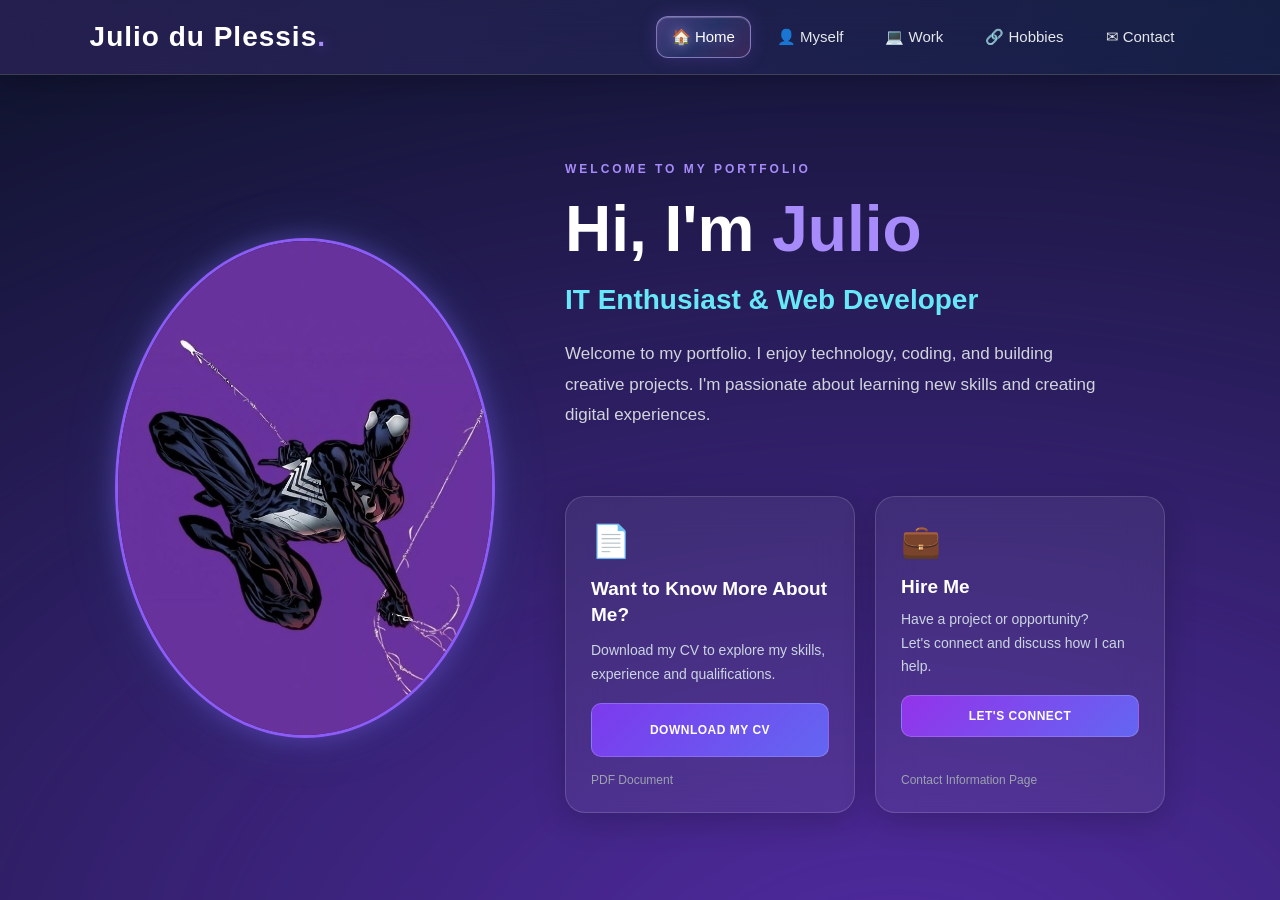
<file: Index.html>
<!DOCTYPE html>
<html lang="en">
<head>
    <meta charset="UTF-8">
    <meta name="viewport" content="width=device-width, initial-scale=1.0">
    <link rel="icon" type="image/svg+xml" href="icon.svg">
    <title>Home Page</title>
    <link rel="stylesheet" href="style.css">
</head>

<body>

    <!-- Animated Background -->
    <div class="glow"></div>

   
    <!-- Navigation Bar -->

<nav class="navbar">
    <a href="index.html" class="logo">
        Julio du Plessis<span>.</span>
    </a>

    <ul class="nav-links">
        <!-- Animated glass bubble -->
        <span class="nav-indicator"></span>

        <li>
            <a href="index.html" class="nav-link active">
                &#127968; Home
            </a>
        </li>

        <li>
            <a href="Myself.html" class="nav-link">
                &#128100; Myself
            </a>
        </li>

        <li>
            <a href="Work.html" class="nav-link">
                &#128187; Work
            </a>
        </li>

        <li>
            <a href="Hobbies.html" class="nav-link">
                &#128279; Hobbies
            </a>
        </li>

        <li>
            <a href="contact.html" class="nav-link">
                &#9993; Contact
            </a>
        </li>
    </ul>
</nav>

    <!-- Main Hero Section -->
    <main>
        <section class="hero">

            <!-- Profile Picture: Left Side -->
            <div class="profile">
                <img src="Portfolio.jpg" alt="Photo of Julio">
            </div>

            <!-- Introduction and CV: Right Side -->
            <div class="intro">

                <span class="welcome">WELCOME TO MY PORTFOLIO</span>

                <h1>Hi, I'm <span>Julio</span></h1>

                <h2>IT Enthusiast & Web Developer</h2>

                <p>
                    Welcome to my portfolio. I enjoy technology,
                    coding, and building creative projects.
                    I'm passionate about learning new skills
                    and creating digital experiences.
                </p>

<!-- CV and Hire Me Cards -->
<section class="cv-section">

    <div class="action-cards">

        <!-- CV Download Card -->
        <div class="cv-card">

            <div class="cv-icon">
                <span>&#128196;</span>
            </div>

            <div class="cv-info">
                <h3>Want to Know More About Me?</h3>

                <p>
                    Download my CV to explore my skills,
                    experience and qualifications.
                </p>
            </div>

            <a href="Julio_duplessis_CV.pdf"
               class="cv-button"
               download>
            DOWNLOAD MY CV
            </a>

            <small>PDF Document</small>

        </div>

        <!-- Hire Me Card -->
        <div class="hire-card">

            <div class="hire-icon">
                <span>&#128188;</span>
            </div>

            <div class="hire-info">
                <h3>Hire Me</h3>

                <p>
                    Have a project or opportunity? <br>
                    Let's connect and discuss how I can help.
                </p>
            </div>

            <a href="contact.html" class="hire-button">
                LET'S CONNECT
            </a>

            <small>Contact Information Page</small>

        </div>

    


            </div>

        </section>
    </main>
    <script src="navbar.js"></script>
</body>
</html>
</file>
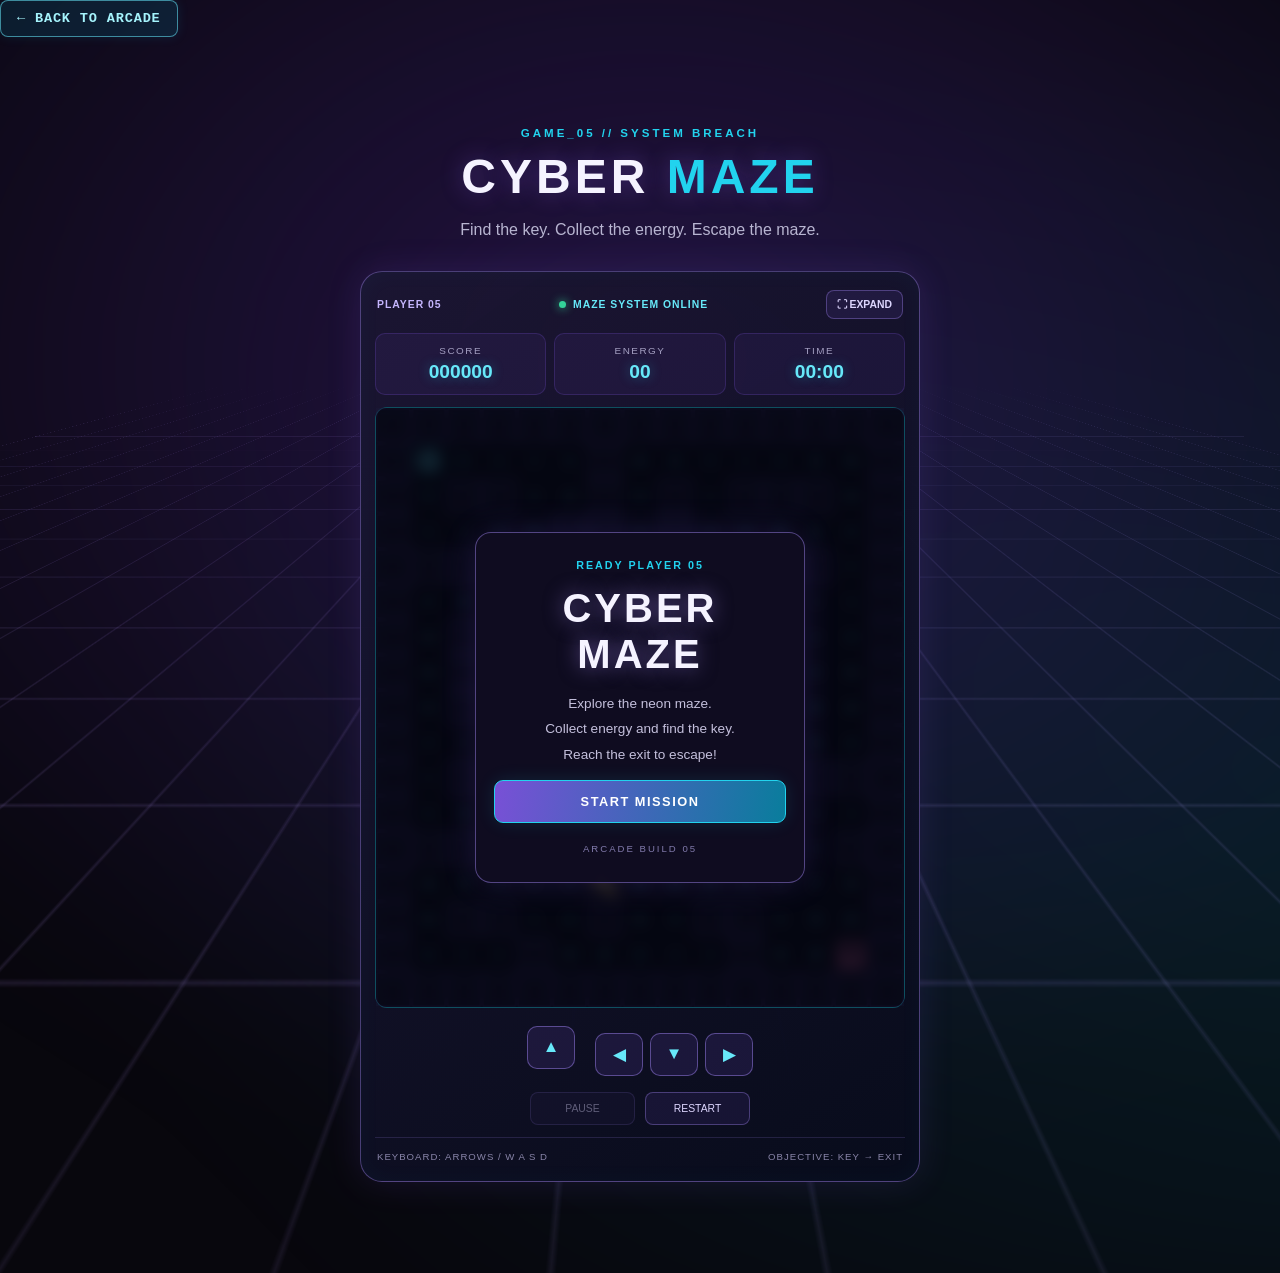
<file: CyberMaze.html>
<!DOCTYPE html>
<html lang="en">
<head>
<meta charset="UTF-8">
<meta name="viewport" content="width=device-width, initial-scale=1.0">
<title>Cyber Maze | Julio du Plessis</title>
<link rel="stylesheet" href="Hobbiestyle.css">
<link rel="icon" type="image/svg+xml" href="icon.svg">
</head>
<body>
<div class="glow"></div>
<a href="Hobbies.html" class="back-to-arcade">← BACK TO ARCADE</a>

<section class="cyber-maze-game" id="cyber-maze">
<div class="cyber-maze-heading"><p class="cyber-maze-eyebrow">GAME_05 // SYSTEM BREACH</p><h2>CYBER <span>MAZE</span></h2><p>Find the key. Collect the energy. Escape the maze.</p></div>
<div class="cyber-maze-machine">
<div class="cyber-maze-topbar"><span>PLAYER 05</span><span class="cyber-maze-live"><span class="cyber-maze-status-dot"></span> MAZE SYSTEM ONLINE</span><button type="button" id="maze-expand">⛶ EXPAND</button></div>
<div class="cyber-maze-hud"><div class="cyber-maze-stat"><span>SCORE</span><strong id="maze-score">000000</strong></div><div class="cyber-maze-stat"><span>ENERGY</span><strong id="maze-energy">00</strong></div><div class="cyber-maze-stat"><span>TIME</span><strong id="maze-time">00:00</strong></div></div>
<div class="cyber-maze-screen" id="maze-screen"><canvas id="maze-canvas" width="480" height="544" tabindex="0" role="img" aria-label="Cyber Maze. Use arrow keys or WASD to navigate."></canvas><div class="cyber-maze-overlay" id="maze-overlay"><div class="cyber-maze-overlay-box"><p class="cyber-maze-overline" id="maze-overline">READY PLAYER 05</p><h3 id="maze-message">CYBER<br>MAZE</h3><p id="maze-description">Explore the neon maze.<br>Collect energy and find the key.<br>Reach the exit to escape!</p><button type="button" id="maze-action">START MISSION</button><small>ARCADE BUILD 05</small></div></div></div>
<div class="cyber-maze-controls"><button type="button" id="maze-up" aria-label="Move up">▲</button><div class="cyber-maze-side-controls"><button type="button" id="maze-left" aria-label="Move left">◀</button><button type="button" id="maze-down" aria-label="Move down">▼</button><button type="button" id="maze-right" aria-label="Move right">▶</button></div></div>
<div class="cyber-maze-actions"><button type="button" id="maze-pause" disabled>PAUSE</button><button type="button" id="maze-restart">RESTART</button></div><div class="cyber-maze-instructions"><p>KEYBOARD: ARROWS / W A S D</p><p>OBJECTIVE: KEY → EXIT</p></div>
</div></section>

<script src="ArcadeScoreSubmit.js"></script>
<script src="CyberMaze.js"></script>
</body>
</html>
</file>
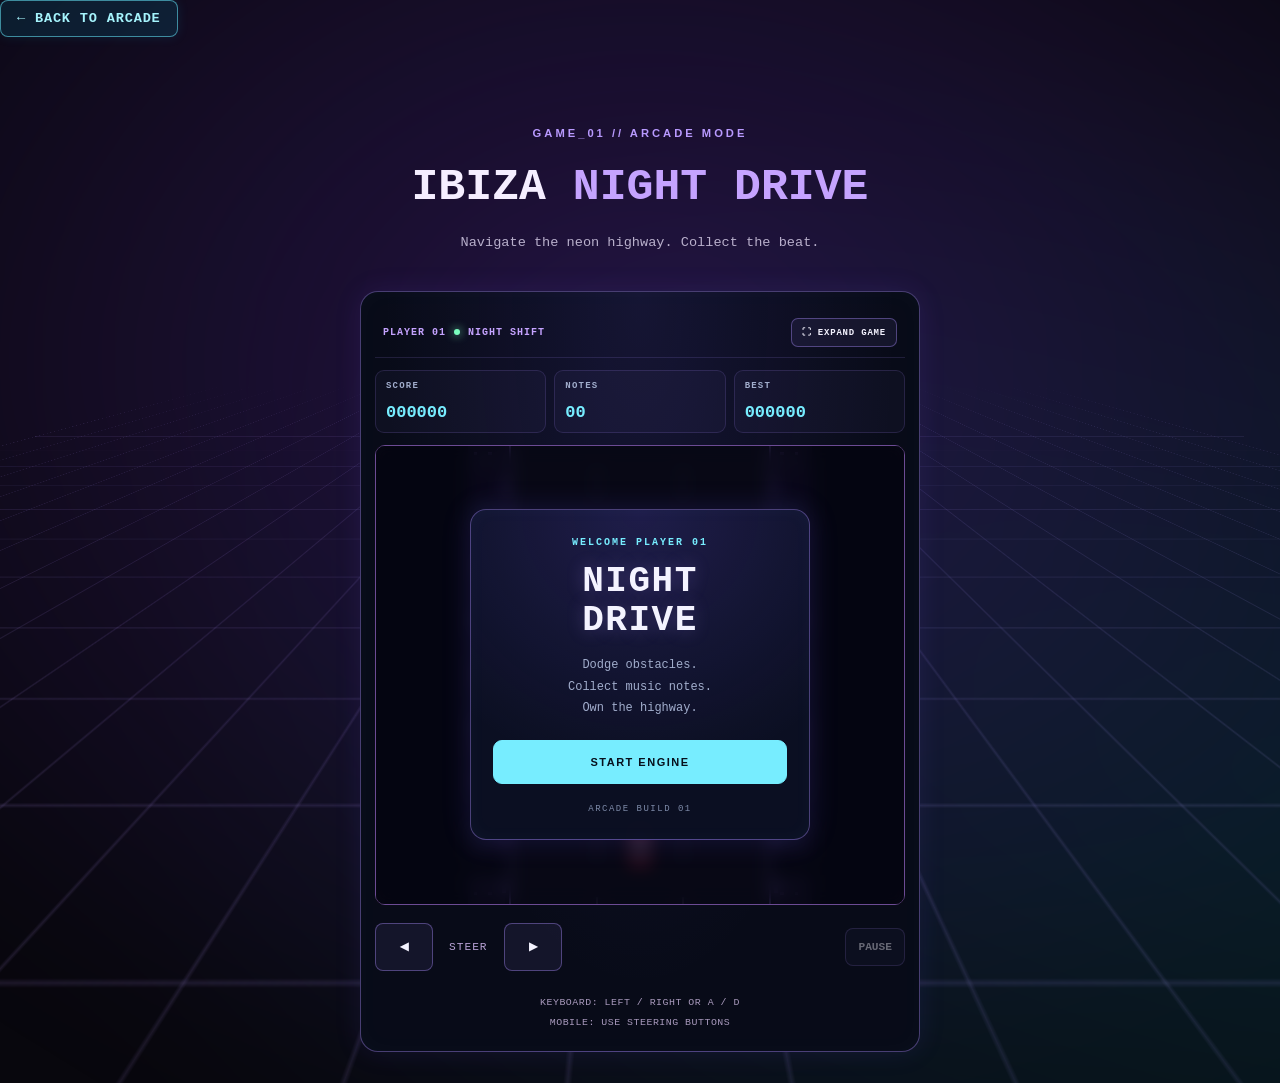
<file: IbizaNightDrive.html>
<!DOCTYPE html>
<html lang="en">
<head>
<meta charset="UTF-8">
<meta name="viewport" content="width=device-width, initial-scale=1.0">
<title>Ibiza Night Drive | Julio du Plessis</title>
<link rel="stylesheet" href="Hobbiestyle.css">
<link rel="icon" type="image/svg+xml" href="icon.svg">
</head>
<body>
<div class="glow"></div>
<a href="Hobbies.html" class="back-to-arcade">← BACK TO ARCADE</a>

<section class="drive-game" id="ibiza-game">
<div class="drive-heading"><p class="eyebrow">GAME_01 // ARCADE MODE</p><h2>IBIZA <span>NIGHT DRIVE</span></h2><p>Navigate the neon highway. Collect the beat.</p></div>
<div class="drive-machine">
<div class="drive-topbar"><span>PLAYER 01</span><span class="drive-live"><span class="status-dot"></span>NIGHT SHIFT</span><button type="button" class="drive-expand" id="drive-expand">⛶ EXPAND GAME</button></div>
<div class="drive-hud"><div><span>SCORE</span><strong id="drive-score">000000</strong></div><div><span>NOTES</span><strong id="drive-notes">00</strong></div><div><span>BEST</span><strong id="drive-best">000000</strong></div></div>
<div class="drive-screen" id="drive-screen"><canvas id="drive-canvas" width="480" height="640" tabindex="0" role="img" aria-label="Ibiza Night Drive. Use arrow keys or A and D to steer."></canvas>
<div class="drive-overlay" id="drive-overlay"><div class="drive-overlay-box"><p class="drive-overline" id="drive-overline">WELCOME PLAYER 01</p><h3 id="drive-message">NIGHT<br>DRIVE</h3><p id="drive-description">Dodge obstacles.<br>Collect music notes.<br>Own the highway.</p><button class="drive-action" id="drive-action">START ENGINE</button><small>ARCADE BUILD 01</small></div></div></div>
<div class="drive-controls"><button class="drive-control" id="drive-left" aria-label="Steer left">&#9664;</button><span>STEER</span><button class="drive-control" id="drive-right" aria-label="Steer right">&#9654;</button><button class="drive-pause" id="drive-pause" disabled>PAUSE</button></div>
<div class="drive-instructions"><p>KEYBOARD: LEFT / RIGHT OR A / D</p><p>MOBILE: USE STEERING BUTTONS</p></div>
</div></section>

<script src="ArcadeScoreSubmit.js"></script>
<script src="IbizaDrive.js"></script>
</body>
</html>
</file>
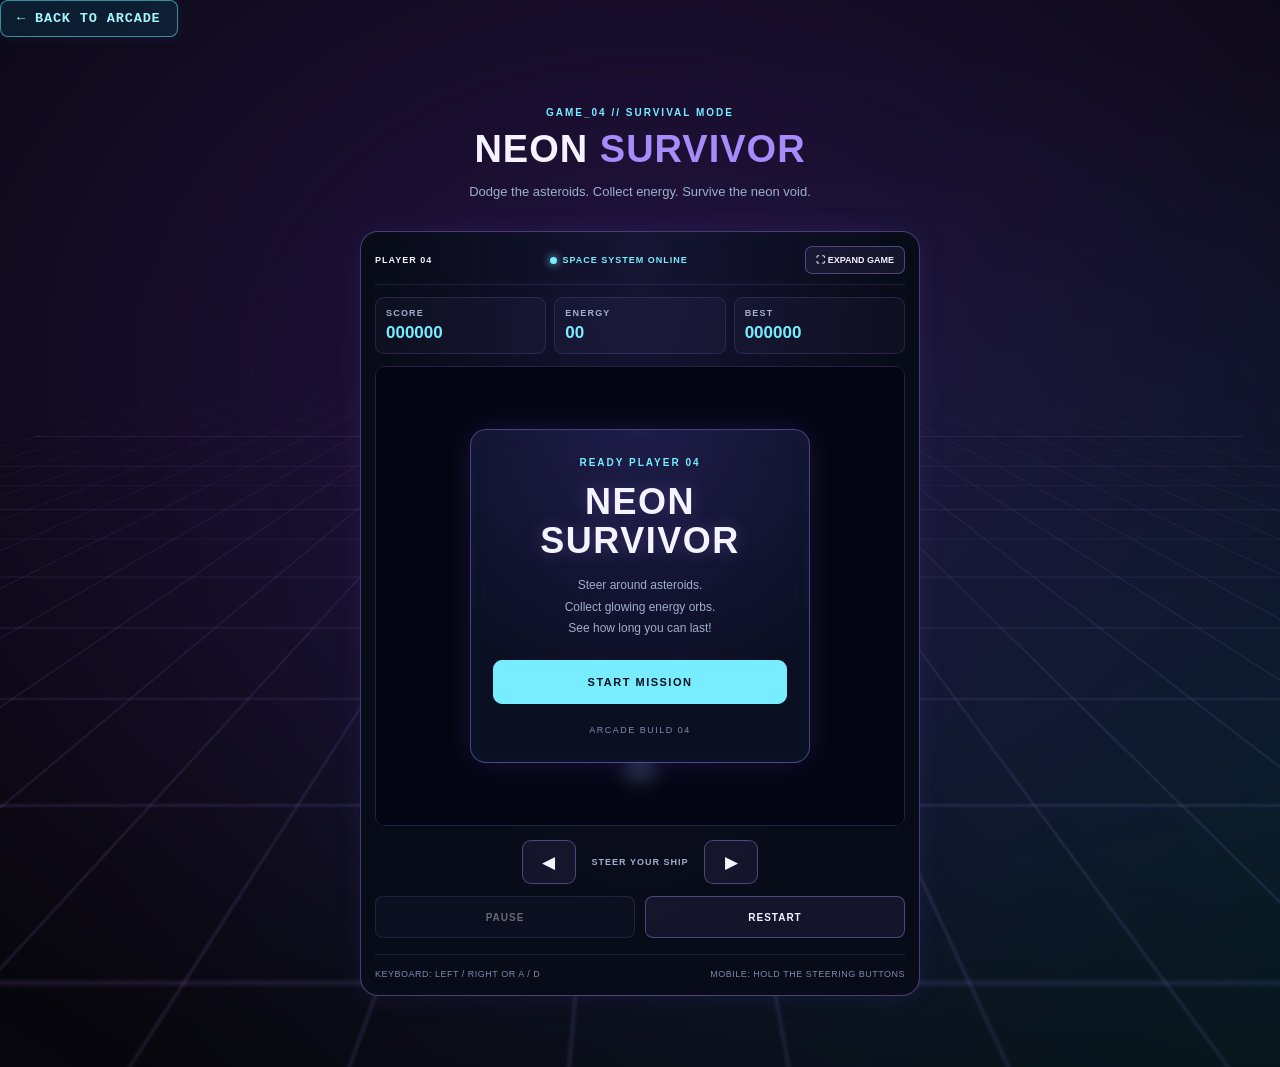
<file: NeonSurvivor.html>
<!DOCTYPE html>
<html lang="en">
<head>
<meta charset="UTF-8">
<meta name="viewport" content="width=device-width, initial-scale=1.0">
<title>Neon Survivor | Julio du Plessis</title>
<link rel="stylesheet" href="Hobbiestyle.css">
<link rel="icon" type="image/svg+xml" href="icon.svg">
</head>
<body>
<div class="glow"></div>
<a href="Hobbies.html" class="back-to-arcade">← BACK TO ARCADE</a>

<section class="survivor-game" id="neon-survivor">
<div class="survivor-heading"><p class="survivor-eyebrow">GAME_04 // SURVIVAL MODE</p><h2>NEON <span>SURVIVOR</span></h2><p>Dodge the asteroids. Collect energy. Survive the neon void.</p></div>
<div class="survivor-machine">
<div class="survivor-topbar"><span>PLAYER 04</span><span class="survivor-live"><span class="survivor-status-dot"></span> SPACE SYSTEM ONLINE</span><button type="button" id="survivor-expand">⛶ EXPAND GAME</button></div>
<div class="survivor-hud"><div class="survivor-stat"><span>SCORE</span><strong id="survivor-score">000000</strong></div><div class="survivor-stat"><span>ENERGY</span><strong id="survivor-energy">00</strong></div><div class="survivor-stat"><span>BEST</span><strong id="survivor-best">000000</strong></div></div>
<div class="survivor-screen" id="survivor-screen"><canvas id="survivor-canvas" width="480" height="600" tabindex="0" role="img" aria-label="Neon Survivor. Use left/right arrows or A and D to steer."></canvas><div class="survivor-overlay" id="survivor-overlay"><div class="survivor-overlay-box"><p class="survivor-overline" id="survivor-overline">READY PLAYER 04</p><h3 id="survivor-message">NEON<br>SURVIVOR</h3><p id="survivor-description">Steer around asteroids.<br>Collect glowing energy orbs.<br>See how long you can last!</p><button type="button" id="survivor-action">START MISSION</button><small>ARCADE BUILD 04</small></div></div></div>
<div class="survivor-controls"><button type="button" id="survivor-left" aria-label="Steer left">◀</button><span>STEER YOUR SHIP</span><button type="button" id="survivor-right" aria-label="Steer right">▶</button></div>
<div class="survivor-actions"><button type="button" id="survivor-pause" disabled>PAUSE</button><button type="button" id="survivor-restart">RESTART</button></div><div class="survivor-instructions"><p>KEYBOARD: LEFT / RIGHT OR A / D</p><p>MOBILE: HOLD THE STEERING BUTTONS</p></div>
</div></section>

<script src="ArcadeScoreSubmit.js"></script>
<script src="NeonSurvivor.js"></script>
</body>
</html>
</file>
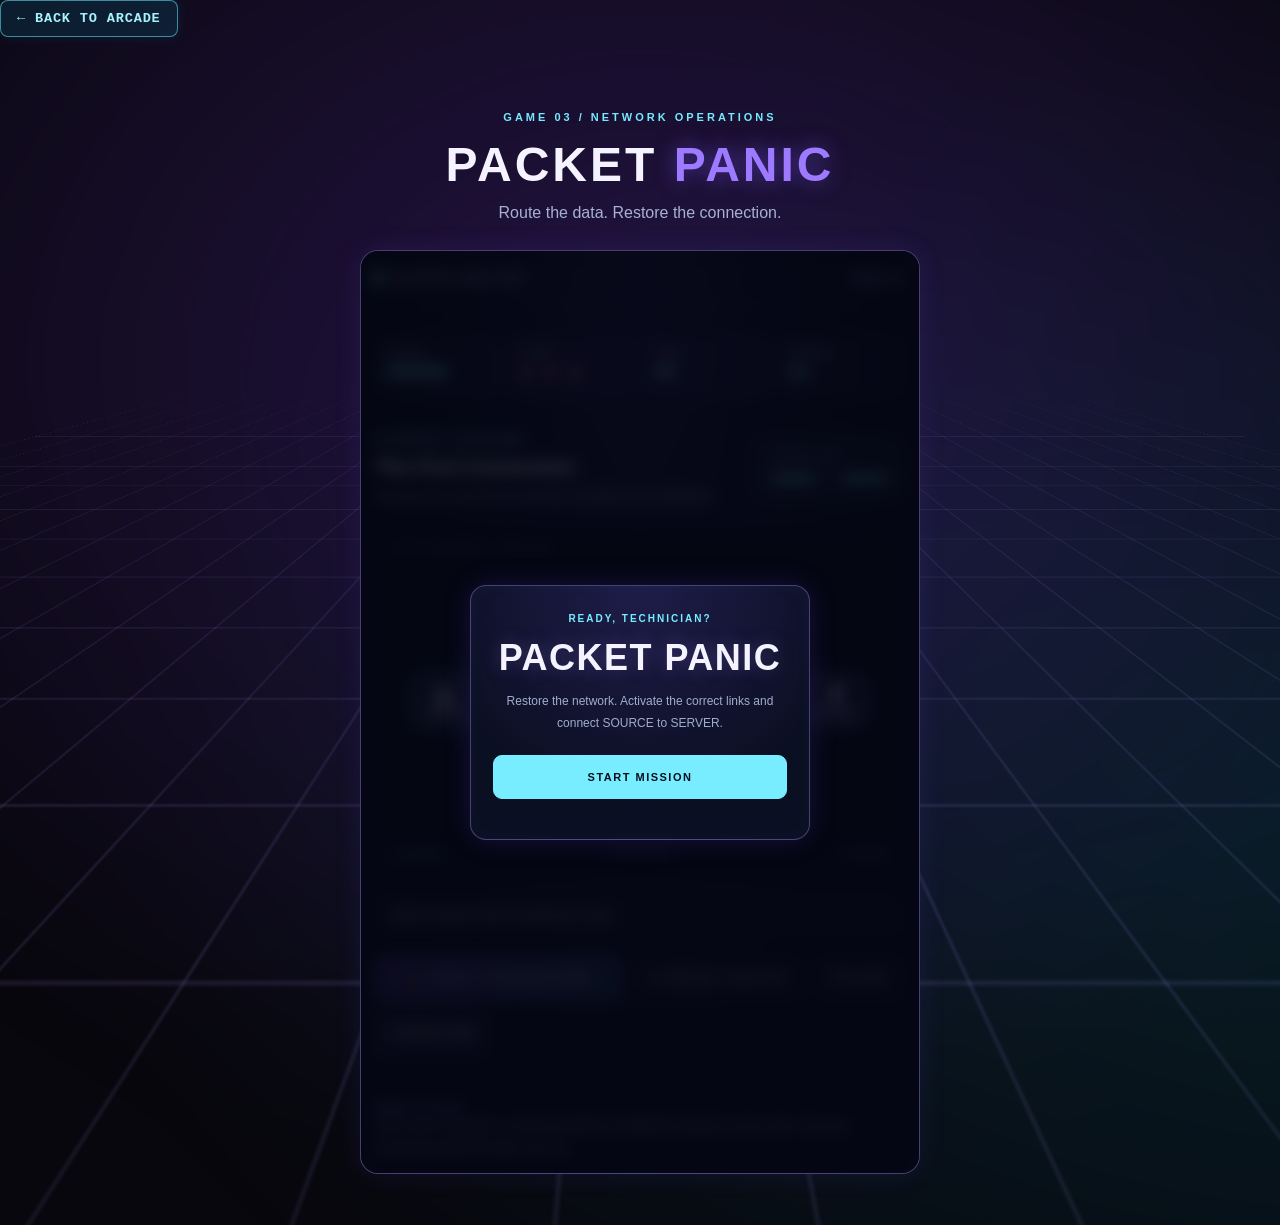
<file: PacketPanic.html>
<!DOCTYPE html>
<html lang="en">
<head>
<meta charset="UTF-8">
<meta name="viewport" content="width=device-width, initial-scale=1.0">
<title>Packet Panic | Julio du Plessis</title>
<link rel="stylesheet" href="Hobbiestyle.css">
<link rel="icon" type="image/svg+xml" href="icon.svg">
</head>
<body>
<div class="glow"></div>
<a href="Hobbies.html" class="back-to-arcade">← BACK TO ARCADE</a>

<section class="packet-game" id="packet-panic">
<div class="packet-heading"><span class="packet-eyebrow">GAME 03 / NETWORK OPERATIONS</span><h2>PACKET <span>PANIC</span></h2><p>Route the data. Restore the connection.</p></div>
<div class="packet-machine">
<div class="packet-topbar"><div><span class="packet-status-dot"></span> NETWORK SIMULATOR</div><span class="packet-level-label" id="packet-level">LEVEL 01</span></div>
<div class="packet-hud"><div class="packet-stat"><span>SCORE</span><strong id="packet-score">000000</strong></div><div class="packet-stat"><span>LIVES</span><strong id="packet-lives">♥ ♥ ♥</strong></div><div class="packet-stat"><span>TIME</span><strong id="packet-time">60</strong></div><div class="packet-stat"><span>STREAK</span><strong id="packet-streak">0x</strong></div></div>
<div class="packet-mission"><div><span class="packet-eyebrow">CURRENT MISSION</span><h3 id="packet-mission-title">Establish connection</h3><p id="packet-instructions">Activate the correct links between SOURCE and SERVER.</p></div><div class="packet-objective"><span>OBJECTIVE</span><strong id="packet-objective">SOURCE → SERVER</strong></div></div>
<div class="packet-board" id="packet-board"><div class="packet-board-label">LIVE NETWORK TOPOLOGY</div><div class="packet-network" id="packet-network"><svg id="packet-wires" viewBox="0 0 600 320" preserveAspectRatio="none" aria-label="Network connection links"></svg><div id="packet-links"></div><div id="packet-nodes"></div></div><div class="packet-board-footer"><span>● SOURCE</span><span>● ROUTER</span><span>● SERVER</span></div></div>
<div class="packet-feedback" id="packet-feedback" aria-live="polite">Select network links to build your route.</div>
<div class="packet-controls"><button type="button" id="packet-test">⚡ TEST CONNECTION</button><button type="button" id="packet-reset">↻ RESET ROUTE</button><button type="button" id="packet-pause">PAUSE</button><button type="button" id="packet-expand">⛶ EXPAND GAME</button></div>
<div class="packet-help"><span>HOW TO PLAY</span><p>Click a link to activate it. Connect SOURCE to SERVER using the correct route. Test your connection before the timer runs out.</p></div>
<div class="packet-overlay" id="packet-overlay"><div class="packet-overlay-card"><span class="packet-eyebrow" id="packet-overline">READY, TECHNICIAN?</span><h3 id="packet-message">PACKET<br>PANIC</h3><p id="packet-description">Restore the network and deliver the packets.</p><button type="button" id="packet-action">START MISSION</button></div></div>
</div></section>

<script src="ArcadeScoreSubmit.js"></script>
<script src="PacketPanic.js"></script>
</body>
</html>
</file>
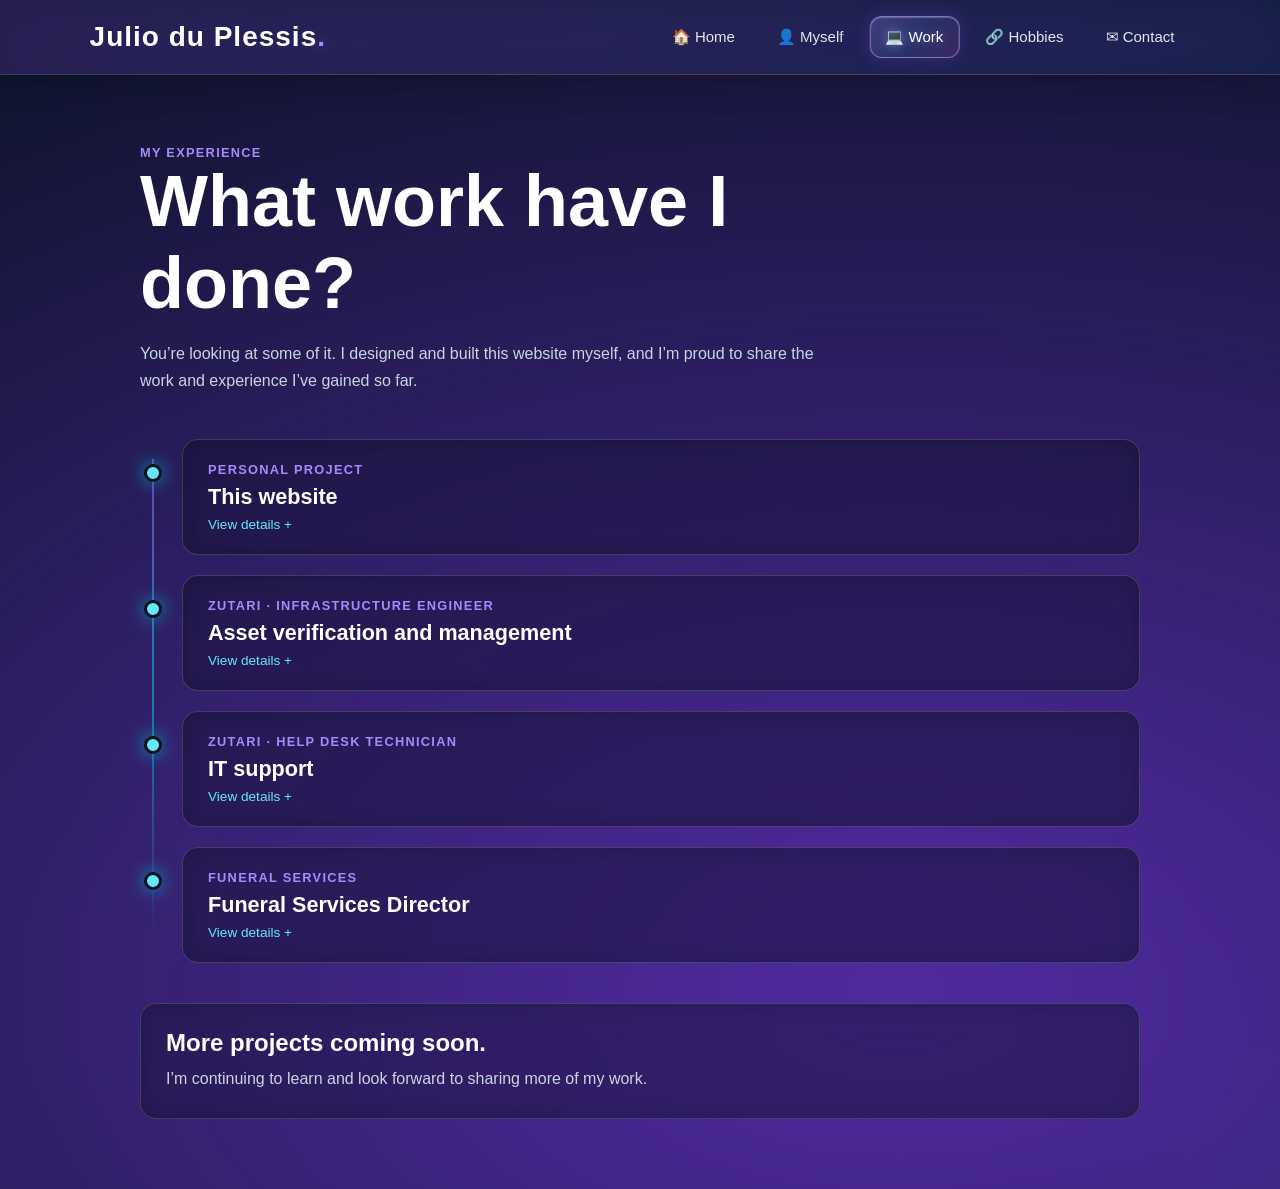
<file: Work.html>
<!DOCTYPE html>
<html lang="en">
<head>
    <meta charset="UTF-8">
    <meta name="viewport" content="width=device-width, initial-scale=1.0">
    <link rel="icon" type="image/svg+xml" href="icon.svg">
    <title>Work Page</title>
<link rel="stylesheet" href="Workstyle.css">
</head>
<body>
    
    <!-- Animated Background -->
    <div class="glow"></div>

    <!-- Navigation Bar -->
   <nav class="navbar">
    <a href="index.html" class="logo">
        Julio du Plessis<span>.</span>
    </a>

    <ul class="nav-links">
        <!-- Animated glass bubble -->
        <span class="nav-indicator"></span>

        <li>
            <a href="index.html" class="nav-link">
                &#127968; Home
            </a>
        </li>

        <li>
            <a href="Myself.html" class="nav-link">
                &#128100; Myself
            </a>
        </li>

        <li>
            <a href="Work.html" class="nav-link active">
                &#128187; Work
            </a>
        </li>

        <li>
            <a href="Hobbies.html" class="nav-link">
                &#128279; Hobbies
            </a>
        </li>

        <li>
            <a href="contact.html" class="nav-link">
                &#9993; Contact
            </a>
        </li>
    </ul>
</nav>
<main class="work-page">
    <section class="work-intro">
        <p class="work-label">My experience</p>
        <h1>What work have I done?</h1>
        <p>
            You’re looking at some of it. I designed and built this website
            myself, and I’m proud to share the work and experience I’ve gained
            so far.
        </p>
    </section>

    <section class="work-timeline" aria-label="Work experience timeline">

    <article class="timeline-item reveal">
        <span class="timeline-marker" aria-hidden="true"></span>
        <details class="work-card">
            <summary>
                <span class="work-label">Personal project</span>
                <span class="card-heading">This website</span>
                <span class="card-hint">View details <span aria-hidden="true">+</span></span>
            </summary>
            <div class="card-details">
                <p>
                    I designed and built this website to introduce myself and
                    share my work. It’s a project I can keep improving as I
                    learn.
                </p>
                <div class="work-tags">
                    <span>HTML</span><span>CSS</span><span>Web development</span>
                </div>
            </div>
        </details>
    </article>

    <article class="timeline-item reveal">
        <span class="timeline-marker" aria-hidden="true"></span>
        <details class="work-card">
            <summary>
                <span class="work-label">Zutari · Infrastructure Engineer</span>
                <span class="card-heading">Asset verification and management</span>
                <span class="card-hint">View details <span aria-hidden="true">+</span></span>
            </summary>
            <div class="card-details">
                <div class="asset-scan" aria-label="Decorative asset verification animation">
                    <div class="asset-device" aria-hidden="true">
                        <span class="device-screen"></span>
                        <span class="device-base"></span>
                    </div>
                    <div class="scan-copy">
                        <span class="scan-status">ASSET CHECK</span>
                        <strong><span class="verified-check">✓</span> Verified</strong>
                    </div>
                    <span class="scan-line" aria-hidden="true"></span>
                </div>
                <p>
                    I helped track and verify IT equipment, update inventory
                    records, and support asset management.
                </p>
                <div class="work-tags">
                    <span>Asset verification</span><span>Tracking</span><span>Inventory</span>
                </div>
            </div>
        </details>
    </article>

    <article class="timeline-item reveal">
        <span class="timeline-marker" aria-hidden="true"></span>
        <details class="work-card">
            <summary>
                <span class="work-label">Zutari · Help Desk Technician</span>
                <span class="card-heading">IT support</span>
                <span class="card-hint">View details <span aria-hidden="true">+</span></span>
            </summary>
            <div class="card-details">
                <p>
                    I helped colleagues with computer problems, set up equipment,
                    tracked IT devices, updated support tickets, and checked
                    repaired equipment.
                </p>
                <div class="work-tags">
                    <span>Troubleshooting</span><span>User support</span><span>Equipment setup</span>
                </div>
            </div>
        </details>
    </article>

    <article class="timeline-item reveal">
        <span class="timeline-marker" aria-hidden="true"></span>
        <details class="work-card">
            <summary>
                <span class="work-label">Funeral services</span>
                <span class="card-heading">Funeral Services Director</span>
                <span class="card-hint">View details <span aria-hidden="true">+</span></span>
            </summary>
            <div class="card-details">
                <p>
                    I support families, coordinate funeral services, prepare
                    venues, manage schedules, and help ceremonies run smoothly.
                </p>
                <div class="work-tags">
                    <span>Service coordination</span><span>Family support</span><span>Planning</span>
                </div>
            </div>
        </details>
    </article>

</section>

<section class="work-coming reveal">
    <h2>More projects coming soon.</h2>
    <p>I’m continuing to learn and look forward to sharing more of my work.</p>
</section>
</main>
    <script src="navbar.js"></script>
    <script src="Work.js"></script> 
</body>
</html>
</file>
<file: style.css>
/* =========================
   GLOBAL STYLES
========================= */

* {
    margin: 0;
    padding: 0;
    box-sizing: border-box;
}

body {
    min-height: 100vh;
    font-family: Arial, Helvetica, sans-serif;
    color: white;

    background: #07111f;

    overflow-x: hidden;
    position: relative;
}

/* =========================
   ANIMATED GLOW BACKGROUND
========================= */

.glow {
    position: fixed;
    inset: -50%;
    z-index: -1;
    pointer-events: none;

    background:
        radial-gradient(
            ellipse at 30% 40%,
            rgba(124, 58, 237, 0.65),
            transparent 40%
        ),
        radial-gradient(
            ellipse at 70% 60%,
            rgba(6, 182, 212, 0.55),
            transparent 40%
        );

    background-size: 200% 200%;
    filter: blur(70px);

    animation: glowMove 12s ease-in-out infinite alternate;
}

@keyframes glowMove {
    from {
        transform: translate(-3%, -2%);
    }

    to {
        transform: translate(3%, 2%);
    }
}

/* =========================
   NAVIGATION BAR
========================= */


/* =========================
   DYNAMIC GLASS NAVBAR
========================= */

* {
    box-sizing: border-box;
}

.navbar {
    width: 100%;
    min-height: 75px;
    padding: 15px 7%;

    display: flex;
    justify-content: space-between;
    align-items: center;
    gap: 25px;

    /* Glass effect */
    background: rgba(10, 15, 30, 0.45);
    backdrop-filter: blur(25px);
    -webkit-backdrop-filter: blur(25px);

    /* Glass border */
    border-bottom: 1px solid rgba(255, 255, 255, 0.2);
    box-shadow: 0 8px 32px rgba(0, 0, 0, 0.2);

    position: relative;
    isolation: isolate;
    z-index: 100;

    /* Entrance animation */
    animation: navbarEntrance 0.9s ease-out both;

    transition: box-shadow 0.4s ease;
}

/* Moving gradient inside the glass */
.navbar::before {
    content: "";
    position: absolute;
    inset: 0;

    background: linear-gradient(
        120deg,
        rgba(139, 92, 246, 0.2),
        rgba(59, 130, 246, 0.12),
        rgba(236, 72, 153, 0.18),
        rgba(139, 92, 246, 0.2)
    );

    background-size: 300% 300%;
    animation: gradientFlow 10s ease infinite;

    pointer-events: none;
    z-index: -1;
}

/* Animated glass highlight */
.navbar::after {
    content: "";
    position: absolute;

    top: 0;
    left: -100%;
    width: 50%;
    height: 1px;

    background: linear-gradient(
        90deg,
        transparent,
        rgba(255, 255, 255, 0.9),
        transparent
    );

    animation: glassShine 6s ease-in-out infinite;
    pointer-events: none;
}

/* =========================
   LOGO
========================= */

.logo {
    color: white;
    text-decoration: none;

    font-size: 28px;
    font-weight: 700;
    letter-spacing: 1px;

    white-space: nowrap;
    transition: 0.3s ease;
}

.logo span {
    color: #a78bfa;
    text-shadow: 0 0 15px #8b5cf6;
}

.logo:hover {
    transform: scale(1.04);
    text-shadow: 0 0 18px rgba(167, 139, 250, 0.7);
}

/* =========================
   NAVIGATION LINKS
========================= */

.navbar ul {
    display: flex;
    align-items: center;
    justify-content: flex-end;
    flex-wrap: wrap;
    gap: 10px;

    list-style: none;
    padding: 0;
    margin: 0;
}

.navbar ul li {
    position: relative;
}

.navbar ul li a {
    color: #e5e7eb;
    text-decoration: none;

    display: block;
    padding: 11px 15px;
    border-radius: 10px;

    font-size: 15px;
    font-weight: 500;

    border: 1px solid transparent;

    transition:
        color 0.3s ease,
        background 0.3s ease,
        border-color 0.3s ease,
        box-shadow 0.3s ease,
        transform 0.3s ease;
}

/* Hover: glowing glass button */
.navbar ul li a:hover {
    color: white;

    background: rgba(139, 92, 246, 0.2);
    border-color: rgba(196, 181, 253, 0.4);

    box-shadow:
        0 0 12px rgba(139, 92, 246, 0.2),
        inset 0 0 12px rgba(255, 255, 255, 0.04);

    transform: translateY(-3px);
}

/* Subtle underline animation */
.navbar ul li a::after {
    content: "";
    position: absolute;

    left: 50%;
    bottom: 5px;

    width: 0;
    height: 2px;

    background: #a78bfa;
    border-radius: 10px;
    box-shadow: 0 0 8px #8b5cf6;

    transition: width 0.3s ease, left 0.3s ease;
}

.navbar ul li a:hover::after {
    width: 55%;
    left: 22.5%;
}

/* =========================
   ANIMATIONS
========================= */

@keyframes gradientFlow {
    0% {
        background-position: 0% 50%;
    }

    50% {
        background-position: 100% 50%;
    }

    100% {
        background-position: 0% 50%;
    }
}

@keyframes glassShine {
    0%, 15% {
        left: -100%;
    }

    65%, 100% {
        left: 150%;
    }
}

@keyframes navbarEntrance {
    from {
        opacity: 0;
        transform: translateY(-25px);
    }

    to {
        opacity: 1;
        transform: translateY(0);
    }
}

/* =========================
   MOBILE RESPONSIVENESS
========================= */

@media (max-width: 900px) {
    .navbar {
        flex-direction: column;
        gap: 15px;
        padding: 18px 5%;
    }

    .navbar ul {
        justify-content: center;
        gap: 5px;
    }

    .navbar ul li a {
        padding: 9px 10px;
        font-size: 14px;
    }
}

@media (max-width: 480px) {
    .logo {
        font-size: 24px;
    }

    .navbar ul {
        gap: 3px;
    }

    .navbar ul li a {
        padding: 8px 7px;
        font-size: 12px;
    }
}

/* Respect reduced-motion preferences */
@media (prefers-reduced-motion: reduce) {
    .navbar,
    .navbar::before,
    .navbar::after {
        animation: none;
    }

    .navbar ul li a,
    .logo {
        transition: none;
    }
}

/* =========================
   SLIDING GLASS INDICATOR
========================= */

.navbar .nav-links {
    position: relative;
    isolation: isolate;
}

/* The moving glass bubble */

.navbar .nav-indicator {
    position: absolute;
    top: 0;
    left: 0;

    width: 0;
    height: 0;

    opacity: 0;
    pointer-events: none;
    z-index: 0;

    border: 1px solid rgba(196, 181, 253, 0.55);
    border-radius: 12px;

    background: linear-gradient(
        135deg,
        rgba(167, 139, 250, 0.27),
        rgba(96, 165, 250, 0.12),
        rgba(236, 72, 153, 0.14)
    );

    backdrop-filter: blur(18px);
    -webkit-backdrop-filter: blur(18px);

    box-shadow:
        inset 0 1px 1px rgba(255, 255, 255, 0.25),
        0 0 18px rgba(139, 92, 246, 0.22);

    transition:
        width 0.4s cubic-bezier(0.2, 0.8, 0.2, 1),
        height 0.4s cubic-bezier(0.2, 0.8, 0.2, 1),
        transform 0.4s cubic-bezier(0.2, 0.8, 0.2, 1),
        opacity 0.2s ease;
}

/* Keep links above the bubble */

.navbar .nav-links li {
    position: relative;
    z-index: 1;
}

.navbar .nav-links .nav-link {
    position: relative;
    background: transparent;
    border-color: transparent;
}

/* Active page text */

.navbar .nav-links .nav-link.active {
    color: #ffffff;
    text-shadow: 0 0 12px rgba(196, 181, 253, 0.45);
}

/* Let the bubble provide the hover background */

.navbar .nav-links .nav-link:hover {
    background: transparent;
    border-color: transparent;
    box-shadow: none;
    transform: none;
}

/* Keep the underline effect disabled;
   the bubble is the active indicator */

.navbar .nav-links .nav-link::after {
    display: none;
}

/* Keyboard accessibility */

.navbar .nav-links .nav-link:focus-visible {
    outline: 2px solid #c4b5fd;
    outline-offset: 2px;
}

/* Reduced motion */

@media (prefers-reduced-motion: reduce) {
    .navbar .nav-indicator {
        transition: none;
    }
}


/* =========================
   FAST PAGE TRANSITIONS
========================= */

body {
    opacity: 1;
    animation: pageFadeIn 0.25s ease-out both;
}

@keyframes pageFadeIn {
    from {
        opacity: 0;
    }

    to {
        opacity: 1;
    }
}

body.page-leaving {
    opacity: 0;
    transition: opacity 0.15s ease-in;
}

@media (prefers-reduced-motion: reduce) {
    body,
    body.page-leaving {
        animation: none;
        transition: none;
        opacity: 1;
    }
}


/* =========================
   MAIN HERO LAYOUT
========================= */

.hero {
    width: 100%;
    max-width: 1400px;
    min-height: calc(100vh - 75px);

    margin: 0 auto;
    padding: 60px 7%;

    display: flex;
    align-items: center;
    justify-content: center;
    gap: 70px;
}

/* =========================
   PROFILE PICTURE
========================= */

.profile {
    width: 380px;
    height: 500px;

    flex-shrink: 0;

    overflow: hidden;
    border-radius: 50%;

    border: 3px solid #8b5cf6;

    box-shadow:
        0 0 25px rgba(139, 92, 246, 0.4),
        0 0 60px rgba(6, 182, 212, 0.12);
}

.profile img {
    width: 100%;
    height: 100%;

    display: block;
    object-fit: cover;
    object-position: center;
}

/* =========================
   INTRODUCTION
========================= */

.intro {
    flex: 1;
    max-width: 600px;
    min-width: 0;

    display: flex;
    flex-direction: column;
    align-items: flex-start;

    text-align: left;
}

.welcome {
    color: #a78bfa;
    font-size: 12px;
    font-weight: bold;
    letter-spacing: 3px;

    margin-bottom: 18px;
}

.intro h1 {
    font-size: clamp(42px, 5vw, 68px);
    line-height: 1.1;
    margin-bottom: 15px;
}

.intro h1 span {
    color: #a78bfa;
}

.intro h2 {
    color: #67e8f9;
    font-size: clamp(20px, 2.3vw, 28px);
    line-height: 1.4;

    margin-bottom: 20px;
}

.intro > p {
    color: #d1d5db;
    font-size: 17px;
    line-height: 1.8;

    max-width: 540px;
}

/* =========================
   CV SECTION
========================= */

.cv-section {
    width: 100%;
    margin-top: 35px;
}

.cv-card {
    width: 100%;
    max-width: 500px;

    padding: 28px;

    display: flex;
    flex-direction: column;
    align-items: flex-start;
    gap: 16px;

    background: rgba(23, 21, 41, 0.65);

    border: 1px solid rgba(139, 92, 246, 0.55);
    border-radius: 20px;

    backdrop-filter: blur(18px);
    -webkit-backdrop-filter: blur(18px);

    box-shadow: 0 10px 40px rgba(0, 0, 0, 0.2);

    transition: border-color 0.3s ease,
                box-shadow 0.3s ease;
}

.cv-card:hover {
    border-color: #a78bfa;

    box-shadow:
        0 10px 40px rgba(124, 58, 237, 0.15),
        0 0 20px rgba(139, 92, 246, 0.12);
}

.cv-icon {
    font-size: 38px;
}

.cv-info h3 {
    font-size: 21px;
    line-height: 1.4;
    margin-bottom: 8px;
}

.cv-info p {
    color: #c4c4d4;
    font-size: 14px;
    line-height: 1.7;
}

/* =========================
   CV DOWNLOAD BUTTON
========================= */

.cv-button {
    width: 100%;
    min-height: 54px;

    display: flex;
    justify-content: center;
    align-items: center;
    gap: 12px;

    padding: 15px 20px;

    background: linear-gradient(
        135deg,
        #7c3aed,
        #5b21b6
    );

    color: white;
    text-decoration: none;
    text-align: center;

    font-size: 13px;
    font-weight: bold;
    letter-spacing: 1.5px;

    border: 1px solid #a78bfa;
    border-radius: 12px;

    transition: 0.3s ease;
}

.cv-button span {
    font-size: 22px;
}

.cv-button:hover {
    transform: translateY(-3px);

    background: linear-gradient(
        135deg,
        #8b5cf6,
        #6d28d9
    );

    box-shadow: 0 0 25px rgba(139, 92, 246, 0.4);
}

.cv-card small {
    color: #a5b4fc;
    font-size: 12px;
}

/* =========================
   TABLETS AND MOBILE
========================= */

@media (max-width: 900px) {

    .hero {
        gap: 35px;
        padding: 45px 5%;
    }

    .profile {
        width: 290px;
        height: 400px;
    }

    .cv-card {
        padding: 22px;
    }

    .intro > p {
        font-size: 16px;
    }
}

@media (max-width: 650px) {

    .navbar {
        padding: 15px 5%;
        flex-direction: column;
        gap: 12px;
    }

    .navbar ul {
        justify-content: center;
        flex-wrap: wrap;
        gap: 2px;
    }

    .navbar a:not(.logo) {
        padding: 9px 10px;
        font-size: 14px;
    }

    .hero {
        min-height: auto;

        flex-direction: column;
        align-items: center;
        gap: 35px;

        padding: 45px 6%;
    }

    .profile {
        width: min(75vw, 300px);
        height: min(100vw, 390px);
    }

    .intro {
        width: 100%;
        max-width: 500px;
        align-items: center;
        text-align: center;
    }

    .intro h1 {
        font-size: 44px;
    }

    .intro h2 {
        font-size: 22px;
    }

    .intro > p {
        font-size: 16px;
    }

    .cv-section {
        margin-top: 30px;
        text-align: left;
    }

    .cv-card {
        align-items: center;
        padding: 22px;
    }

    .cv-info {
        text-align: center;
    }
}

/* =========================
   CV + HIRE ME CARDS
========================= */

.action-cards {
    display: grid;
    grid-template-columns: repeat(2, minmax(0, 1fr));
    gap: 20px;
    margin-top: 30px;
    align-items: stretch;
}

/* Shared card styling */

.cv-card,
.hire-card {
    display: flex;
    flex-direction: column;
    align-items: flex-start;
    gap: 16px;

    min-width: 0;
    padding: 25px;

    background: rgba(255, 255, 255, 0.06);
    backdrop-filter: blur(20px);
    -webkit-backdrop-filter: blur(20px);

    border: 1px solid rgba(255, 255, 255, 0.15);
    border-radius: 20px;

    box-shadow: 0 8px 32px rgba(0, 0, 0, 0.2);

    transition:
        transform 0.35s ease,
        border-color 0.35s ease,
        box-shadow 0.35s ease;
}

.cv-card:hover,
.hire-card:hover {
    transform: translateY(-6px);
    border-color: rgba(167, 139, 250, 0.7);

    box-shadow:
        0 15px 40px rgba(0, 0, 0, 0.25),
        0 0 20px rgba(139, 92, 246, 0.12);
}

/* Card icons */

.cv-icon,
.hire-icon {
    font-size: 32px;
    color: #c4b5fd;
}

/* Card text */

.cv-info h3,
.hire-info h3 {
    color: white;
    font-size: 19px;
    margin: 0 0 10px;
}

.cv-info p,
.hire-info p {
    color: #cbd5e1;
    font-size: 14px;
    line-height: 1.7;
    margin: 0;
}

/* Buttons */

.cv-button,
.hire-button {
    display: inline-flex;
    justify-content: center;
    align-items: center;
    gap: 8px;

    width: 100%;
    padding: 13px 12px;

    color: white;
    text-align: center;
    text-decoration: none;
    font-size: 12px;
    font-weight: 700;
    letter-spacing: 0.5px;

    border-radius: 10px;
    border: 1px solid rgba(255, 255, 255, 0.18);

    transition:
        background 0.3s ease,
        box-shadow 0.3s ease,
        transform 0.3s ease;
}

.cv-button {
    background: linear-gradient(135deg, #7c3aed, #6366f1);
}

.hire-button {
    background: linear-gradient(135deg, #9333ea, #6366f1);
}

.cv-button:hover,
.hire-button:hover {
    background: linear-gradient(135deg, #a855f7, #818cf8);

    box-shadow: 0 0 22px rgba(139, 92, 246, 0.4);
    transform: scale(1.02);
}

/* Supporting text */

.cv-card small,
.hire-card small {
    color: #9ca3af;
    font-size: 12px;
    margin-top: auto;
}

/* =========================
   RESPONSIVE LAYOUT
========================= */

@media (max-width: 600px) {
    .action-cards {
        grid-template-columns: 1fr;
    }

    .cv-card,
    .hire-card {
        padding: 22px;
    }
}
</file>
<file: Hobbiestyle.css>
/* =========================
   GLOBAL STYLES
========================= */

* {
    margin: 0;
    padding: 0;
    box-sizing: border-box;
}

body {
    min-height: 100vh;
    font-family: Arial, Helvetica, sans-serif;
    color: white;

    background: #07111f;

    overflow-x: hidden;
    position: relative;
}

/* =========================
   ANIMATED GLOW BACKGROUND
========================= */

.glow {
    position: fixed;
    inset: -50%;
    z-index: -1;
    pointer-events: none;

    background:
        radial-gradient(
            ellipse at 30% 40%,
            rgba(124, 58, 237, 0.65),
            transparent 40%
        ),
        radial-gradient(
            ellipse at 70% 60%,
            rgba(6, 182, 212, 0.55),
            transparent 40%
        );

    background-size: 200% 200%;
    filter: blur(70px);

    animation: glowMove 12s ease-in-out infinite alternate;
}

@keyframes glowMove {
    from {
        transform: translate(-3%, -2%);
    }

    to {
        transform: translate(3%, 2%);
    }
}

/* =========================
   NAVIGATION BAR
========================= */


/* =========================
   DYNAMIC GLASS NAVBAR
========================= */

* {
    box-sizing: border-box;
}

.navbar {
    width: 100%;
    min-height: 75px;
    padding: 15px 7%;

    display: flex;
    justify-content: space-between;
    align-items: center;
    gap: 25px;

    /* Glass effect */
    background: rgba(10, 15, 30, 0.45);
    backdrop-filter: blur(25px);
    -webkit-backdrop-filter: blur(25px);

    /* Glass border */
    border-bottom: 1px solid rgba(255, 255, 255, 0.2);
    box-shadow: 0 8px 32px rgba(0, 0, 0, 0.2);

    position: relative;
    isolation: isolate;
    z-index: 100;

    /* Entrance animation */
    animation: navbarEntrance 0.9s ease-out both;

    transition: box-shadow 0.4s ease;
}

/* Moving gradient inside the glass */
.navbar::before {
    content: "";
    position: absolute;
    inset: 0;

    background: linear-gradient(
        120deg,
        rgba(139, 92, 246, 0.2),
        rgba(59, 130, 246, 0.12),
        rgba(236, 72, 153, 0.18),
        rgba(139, 92, 246, 0.2)
    );

    background-size: 300% 300%;
    animation: gradientFlow 10s ease infinite;

    pointer-events: none;
    z-index: -1;
}

/* Animated glass highlight */
.navbar::after {
    content: "";
    position: absolute;

    top: 0;
    left: -100%;
    width: 50%;
    height: 1px;

    background: linear-gradient(
        90deg,
        transparent,
        rgba(255, 255, 255, 0.9),
        transparent
    );

    animation: glassShine 6s ease-in-out infinite;
    pointer-events: none;
}

/* =========================
   LOGO
========================= */

.logo {
    color: white;
    text-decoration: none;

    font-size: 28px;
    font-weight: 700;
    letter-spacing: 1px;

    white-space: nowrap;
    transition: 0.3s ease;
}

.logo span {
    color: #a78bfa;
    text-shadow: 0 0 15px #8b5cf6;
}

.logo:hover {
    transform: scale(1.04);
    text-shadow: 0 0 18px rgba(167, 139, 250, 0.7);
}

/* =========================
   NAVIGATION LINKS
========================= */

.navbar ul {
    display: flex;
    align-items: center;
    justify-content: flex-end;
    flex-wrap: wrap;
    gap: 10px;

    list-style: none;
    padding: 0;
    margin: 0;
}

.navbar ul li {
    position: relative;
}

.navbar ul li a {
    color: #e5e7eb;
    text-decoration: none;

    display: block;
    padding: 11px 15px;
    border-radius: 10px;

    font-size: 15px;
    font-weight: 500;

    border: 1px solid transparent;

    transition:
        color 0.3s ease,
        background 0.3s ease,
        border-color 0.3s ease,
        box-shadow 0.3s ease,
        transform 0.3s ease;
}

/* Hover: glowing glass button */
.navbar ul li a:hover {
    color: white;

    background: rgba(139, 92, 246, 0.2);
    border-color: rgba(196, 181, 253, 0.4);

    box-shadow:
        0 0 12px rgba(139, 92, 246, 0.2),
        inset 0 0 12px rgba(255, 255, 255, 0.04);

    transform: translateY(-3px);
}

/* Subtle underline animation */
.navbar ul li a::after {
    content: "";
    position: absolute;

    left: 50%;
    bottom: 5px;

    width: 0;
    height: 2px;

    background: #a78bfa;
    border-radius: 10px;
    box-shadow: 0 0 8px #8b5cf6;

    transition: width 0.3s ease, left 0.3s ease;
}

.navbar ul li a:hover::after {
    width: 55%;
    left: 22.5%;
}

/* =========================
   ANIMATIONS
========================= */

@keyframes gradientFlow {
    0% {
        background-position: 0% 50%;
    }

    50% {
        background-position: 100% 50%;
    }

    100% {
        background-position: 0% 50%;
    }
}

@keyframes glassShine {
    0%, 15% {
        left: -100%;
    }

    65%, 100% {
        left: 150%;
    }
}

@keyframes navbarEntrance {
    from {
        opacity: 0;
        transform: translateY(-25px);
    }

    to {
        opacity: 1;
        transform: translateY(0);
    }
}

/* =========================
   MOBILE RESPONSIVENESS
========================= */

@media (max-width: 900px) {
    .navbar {
        flex-direction: column;
        gap: 15px;
        padding: 18px 5%;
    }

    .navbar ul {
        justify-content: center;
        gap: 5px;
    }

    .navbar ul li a {
        padding: 9px 10px;
        font-size: 14px;
    }
}

@media (max-width: 480px) {
    .logo {
        font-size: 24px;
    }

    .navbar ul {
        gap: 3px;
    }

    .navbar ul li a {
        padding: 8px 7px;
        font-size: 12px;
    }
}

/* Respect reduced-motion preferences */
@media (prefers-reduced-motion: reduce) {
    .navbar,
    .navbar::before,
    .navbar::after {
        animation: none;
    }

    .navbar ul li a,
    .logo {
        transition: none;
    }
}

/* =========================
   SLIDING GLASS INDICATOR
========================= */

.navbar .nav-links {
    position: relative;
    isolation: isolate;
}

/* The moving glass bubble */

.navbar .nav-indicator {
    position: absolute;
    top: 0;
    left: 0;

    width: 0;
    height: 0;

    opacity: 0;
    pointer-events: none;
    z-index: 0;

    border: 1px solid rgba(196, 181, 253, 0.55);
    border-radius: 12px;

    background: linear-gradient(
        135deg,
        rgba(167, 139, 250, 0.27),
        rgba(96, 165, 250, 0.12),
        rgba(236, 72, 153, 0.14)
    );

    backdrop-filter: blur(18px);
    -webkit-backdrop-filter: blur(18px);

    box-shadow:
        inset 0 1px 1px rgba(255, 255, 255, 0.25),
        0 0 18px rgba(139, 92, 246, 0.22);

    transition:
        width 0.4s cubic-bezier(0.2, 0.8, 0.2, 1),
        height 0.4s cubic-bezier(0.2, 0.8, 0.2, 1),
        transform 0.4s cubic-bezier(0.2, 0.8, 0.2, 1),
        opacity 0.2s ease;
}

/* Keep links above the bubble */

.navbar .nav-links li {
    position: relative;
    z-index: 1;
}

.navbar .nav-links .nav-link {
    position: relative;
    background: transparent;
    border-color: transparent;
}

/* Active page text */

.navbar .nav-links .nav-link.active {
    color: #ffffff;
    text-shadow: 0 0 12px rgba(196, 181, 253, 0.45);
}

/* Let the bubble provide the hover background */

.navbar .nav-links .nav-link:hover {
    background: transparent;
    border-color: transparent;
    box-shadow: none;
    transform: none;
}

/* Keep the underline effect disabled;
   the bubble is the active indicator */

.navbar .nav-links .nav-link::after {
    display: none;
}

/* Keyboard accessibility */

.navbar .nav-links .nav-link:focus-visible {
    outline: 2px solid #c4b5fd;
    outline-offset: 2px;
}

/* Reduced motion */

@media (prefers-reduced-motion: reduce) {
    .navbar .nav-indicator {
        transition: none;
    }
}


/* =========================
   FAST PAGE TRANSITIONS
========================= */

body {
    opacity: 1;
    animation: pageFadeIn 0.25s ease-out both;
}

@keyframes pageFadeIn {
    from {
        opacity: 0;
    }

    to {
        opacity: 1;
    }
}

body.page-leaving {
    opacity: 0;
    transition: opacity 0.15s ease-in;
}

@media (prefers-reduced-motion: reduce) {
    body,
    body.page-leaving {
        animation: none;
        transition: none;
        opacity: 1;
    }
}

/* =========================================
   PIXEL ARCADE - HOBBIES PAGE
   Additional styles only
   Keep existing CSS above this section
========================================= */

/* ARCADE CONTENT LAYOUT */

.arcade-container {
    position: relative;
    z-index: 1;

    width: min(1180px, 90%);
    margin: 0 auto;
    padding-bottom: 50px;
}


/* =========================================
   ARCADE INTRODUCTION
========================================= */

.arcade-hero {
    text-align: center;
    padding: 95px 20px 80px;
}

.arcade-label {
    display: inline-flex;
    align-items: center;
    justify-content: center;
    gap: 9px;

    padding: 10px 16px;
    margin-bottom: 28px;

    border: 1px solid rgba(177, 138, 255, 0.3);
    border-radius: 50px;

    background: rgba(137, 89, 255, 0.08);

    color: #c6adff;
    font-size: 0.72rem;
    letter-spacing: 2px;
}

.status-dot {
    width: 7px;
    height: 7px;
    flex-shrink: 0;

    border-radius: 50%;
    background: #7affbf;
    box-shadow: 0 0 12px #7affbf;
}

.arcade-hero h1 {
    font-size: clamp(2.5rem, 7vw, 5.5rem);
    line-height: 1.1;
    letter-spacing: -2px;
    font-weight: 900;
}

.arcade-hero h1 span {
    display: block;
    color: #b99aff;

    text-shadow:
        0 0 18px rgba(157, 104, 255, 0.35),
        0 0 45px rgba(157, 104, 255, 0.12);
}

.arcade-subtitle {
    margin-top: 24px;

    color: #f2ecff;
    font-size: clamp(1rem, 2vw, 1.25rem);
    font-weight: 600;
    line-height: 1.7;
}

.arcade-description {
    max-width: 600px;
    margin: 14px auto 0;

    color: #c0bbd2;
    line-height: 1.8;
    font-size: 0.95rem;
}


/* ARCADE BUTTON */

.arcade-button {
    display: inline-flex;
    align-items: center;
    justify-content: center;
    gap: 10px;

    margin-top: 32px;
    padding: 15px 24px;

    border: 1px solid rgba(195, 168, 255, 0.5);
    border-radius: 12px;

    background: linear-gradient(
        135deg,
        rgba(138, 83, 255, 0.25),
        rgba(35, 196, 255, 0.10)
    );

    color: white;
    text-decoration: none;
    font-size: 0.8rem;
    font-weight: 800;
    letter-spacing: 1px;

    box-shadow: 0 0 25px rgba(143, 91, 255, 0.10);

    transition:
        transform 0.3s ease,
        box-shadow 0.3s ease,
        border-color 0.3s ease;
}

.arcade-button:hover {
    transform: translateY(-3px);
    border-color: #b99aff;

    box-shadow:
        0 0 25px rgba(143, 91, 255, 0.25),
        0 0 40px rgba(35, 196, 255, 0.08);
}

.arcade-button:focus-visible {
    outline: 2px solid #c4b5fd;
    outline-offset: 5px;
}


/* ARCADE STATS */

.arcade-stats {
    display: flex;
    align-items: center;
    justify-content: center;
    gap: 60px;

    margin-top: 55px;
}

.arcade-stats div {
    display: flex;
    flex-direction: column;
    gap: 6px;
}

.arcade-stats strong {
    color: #c5adff;
    font-size: 1.7rem;
}

.arcade-stats span {
    color: #b0a8c8;
    font-size: 0.65rem;
    letter-spacing: 1.5px;
}


/* =========================================
   GAME LIBRARY
========================================= */

.game-library {
    padding-top: 25px;
    scroll-margin-top: 40px;
}

.section-heading {
    margin-bottom: 40px;
    text-align: center;
}

.eyebrow {
    color: #b99aff;
    font-size: 0.7rem;
    font-weight: 800;
    letter-spacing: 3px;
}

.section-heading h2 {
    margin-top: 12px;
    font-size: clamp(2rem, 5vw, 3.3rem);
    font-weight: 900;
}

.section-heading h2 span {
    color: #b99aff;
}

.section-heading > p:last-child {
    margin-top: 12px;
    color: #c0bbd2;
    font-size: 0.92rem;
    line-height: 1.7;
}


/* =========================================
   GAME GRID
========================================= */

.game-grid {
    display: grid;
    grid-template-columns: repeat(3, minmax(0, 1fr));
    gap: 24px;
}


/* =========================================
   GAME CARDS
========================================= */

.game-card {
    position: relative;
    min-width: 0;
    overflow: hidden;

    border: 1px solid rgba(255, 255, 255, 0.10);
    border-radius: 20px;

    background: rgba(21, 20, 37, 0.75);

    backdrop-filter: blur(14px);
    -webkit-backdrop-filter: blur(14px);

    transition:
        transform 0.35s ease,
        border-color 0.35s ease,
        box-shadow 0.35s ease;
}

.game-card:hover {
    transform: translateY(-7px);

    border-color: rgba(174, 137, 255, 0.55);

    box-shadow:
        0 15px 40px rgba(0, 0, 0, 0.25),
        0 0 25px rgba(143, 91, 255, 0.08);
}


/* =========================================
   GAME PREVIEW WINDOWS
========================================= */

.game-preview {
    position: relative;

    display: flex;
    align-items: center;
    justify-content: center;

    height: 205px;
    overflow: hidden;

    background-color: #171529;

    background-image:
        linear-gradient(
            rgba(12, 11, 26, 0.10) 1px,
            transparent 1px
        ),
        linear-gradient(
            90deg,
            rgba(12, 11, 26, 0.10) 1px,
            transparent 1px
        );

    background-size: 20px 20px;
}

.game-number {
    position: absolute;
    top: 16px;
    left: 16px;

    color: #c3b9df;
    font-size: 0.65rem;
    letter-spacing: 1.5px;
}

.preview-tag {
    position: absolute;
    bottom: 15px;
    right: 15px;

    color: #c3b9df;
    font-size: 0.6rem;
    letter-spacing: 1px;
}


/* PIXEL ART PLACEHOLDERS */

.pixel-art {
    display: flex;
    align-items: center;
    justify-content: center;

    width: 110px;
    height: 110px;

    border: 2px solid rgba(200, 180, 255, 0.20);
    background: rgba(13, 12, 27, 0.55);

    box-shadow:
        0 0 30px rgba(142, 90, 255, 0.12),
        inset 0 0 25px rgba(142, 90, 255, 0.08);

    transition: transform 0.35s ease;
}

.pixel-art span {
    font-size: 3.5rem;
    filter: drop-shadow(
        0 0 10px rgba(177, 138, 255, 0.4)
    );
}

.game-card:hover .pixel-art {
    transform: scale(1.07);
}


/* GAME COLOUR ACCENTS */

.car-art {
    box-shadow: 0 0 35px rgba(255, 77, 97, 0.15);
}

.music-art {
    box-shadow: 0 0 35px rgba(189, 116, 255, 0.20);
}

.it-art {
    box-shadow: 0 0 35px rgba(65, 216, 255, 0.15);
}

.adventure-art {
    box-shadow: 0 0 35px rgba(115, 255, 186, 0.12);
}

.network-art {
    box-shadow: 0 0 35px rgba(65, 216, 255, 0.15);
}


/* =========================================
   GAME CARD TEXT
========================================= */

.game-info {
    padding: 24px;
}

.game-category {
    color: #b99aff;
    font-size: 0.63rem;
    font-weight: 800;
    letter-spacing: 1.5px;
}

.game-info h3 {
    margin-top: 12px;
    color: #f4efff;
    font-size: 1.25rem;
    font-weight: 800;
}

.game-info > p:not(.game-category) {
    min-height: 76px;
    margin-top: 12px;

    color: #c0bbd2;
    font-size: 0.86rem;
    line-height: 1.8;
}

.game-footer {
    display: flex;
    align-items: center;
    justify-content: space-between;
    gap: 8px;

    margin-top: 22px;
    padding-top: 17px;

    border-top: 1px solid rgba(255, 255, 255, 0.08);
}

.game-status {
    color: #b4abc9;
    font-size: 0.62rem;
    font-weight: 800;
    letter-spacing: 0.8px;
}

.game-index {
    color: #aaa2c1;
    font-size: 0.7rem;
}


/* =========================================
   ARCADE FOOTER
========================================= */

.arcade-footer {
    padding: 90px 0 20px;
    text-align: center;
}

.footer-line {
    width: 100%;
    height: 1px;
    margin-bottom: 30px;

    background: linear-gradient(
        90deg,
        transparent,
        rgba(174, 137, 255, 0.5),
        rgba(65, 216, 255, 0.3),
        transparent
    );
}

.arcade-footer p {
    color: #c2b4e6;
    font-size: 0.72rem;
    font-weight: 700;
    letter-spacing: 1.5px;
    line-height: 1.8;
}

.arcade-footer p span {
    color: #a78bfa;
}

.arcade-footer small {
    display: block;
    margin-top: 12px;

    color: #aaa2c1;
    font-size: 0.62rem;
    letter-spacing: 1.5px;
}


/* =========================================
   RESPONSIVE ARCADE LAYOUT
========================================= */

@media (max-width: 1000px) {
    .game-grid {
        grid-template-columns: repeat(2, minmax(0, 1fr));
    }
}

@media (max-width: 600px) {
    .arcade-container {
        width: 92%;
    }

    .arcade-hero {
        padding: 70px 5px 60px;
    }

    .arcade-hero h1 {
        letter-spacing: -1px;
    }

    .arcade-label {
        font-size: 0.58rem;
        letter-spacing: 1px;
    }

    .arcade-stats {
        gap: 35px;
    }

    .game-grid {
        grid-template-columns: 1fr;
    }

    .game-preview {
        height: 190px;
    }

    .game-info > p:not(.game-category) {
        min-height: auto;
    }

    .section-heading {
        margin-bottom: 28px;
    }

    .arcade-footer {
        padding-top: 60px;
    }
}


/* =========================================
   ARCADE ACCESSIBILITY
========================================= */

@media (prefers-reduced-motion: reduce) {
    .game-card,
    .pixel-art,
    .arcade-button {
        transition: none;
    }
}

/* =========================================
   RETRO ARCADE VISUAL UPGRADE
   Add at the VERY BOTTOM of Hobbiestyle.css
   Navigation styles remain untouched
========================================= */

/* RETRO ARCADE BACKGROUND */

body {
    background-color: #08070D;
}

/* Perspective grid */
body::before {
    content: "";
    position: fixed;
    inset: 0;
    z-index: -2;
    pointer-events: none;

    background-image:
        linear-gradient(
            rgba(188, 155, 255, 0.17) 1px,
            transparent 1px
        ),
        linear-gradient(
            90deg,
            rgba(188, 155, 255, 0.17) 1px,
            transparent 1px
        );

    background-size: 48px 48px;

    transform: perspective(500px)
               rotateX(58deg)
               scale(1.8);

    transform-origin: center 65%;

    mask-image: linear-gradient(
        to bottom,
        transparent 0%,
        black 25%,
        black 85%,
        transparent 100%
    );

    opacity: 0.7;
}

/* Retro purple and cyan atmospheric glow */

.glow {
    background:
        radial-gradient(
            ellipse at 50% 45%,
            rgba(124, 58, 237, 0.24),
            transparent 55%
        ),
        radial-gradient(
            ellipse at 80% 70%,
            rgba(6, 182, 212, 0.13),
            transparent 45%
        );

    filter: blur(75px);
}

/* =========================================
   ARCADE INTRO
========================================= */

.arcade-hero {
    padding-top: 90px;
    padding-bottom: 85px;
}

.arcade-label {
    border-radius: 3px;

    border: 1px solid rgba(188, 155, 255, 0.45);

    background: rgba(22, 15, 35, 0.8);

    color: #C8AEFF;

    font-family: "Courier New", monospace;
    font-size: 0.72rem;
    letter-spacing: 2px;
}

.status-dot {
    box-shadow: 0 0 10px #7AFFBF;
}

/* Pixel-inspired headings */

.arcade-hero h1,
.section-heading h2 {
    font-family: "Courier New", monospace;
    font-weight: 900;
    text-transform: uppercase;
    letter-spacing: 1px;
}

.arcade-hero h1 {
    line-height: 1.15;

    text-shadow:
        3px 3px 0 rgba(87, 53, 143, 0.55),
        0 0 22px rgba(166, 125, 255, 0.15);
}

.arcade-hero h1 span {
    color: #C5A3FF;

    text-shadow:
        3px 3px 0 #33234F,
        0 0 18px rgba(166, 125, 255, 0.22);
}

.arcade-subtitle,
.arcade-description {
    font-family: "Courier New", monospace;
}

.arcade-subtitle {
    font-size: 1rem;
    line-height: 1.8;
}

.arcade-description {
    color: #B9B0CC;
    font-size: 0.85rem;
    line-height: 1.9;
}

/* Arcade start button */

.arcade-button {
    border: 1px solid #A989EC;
    border-radius: 3px;

    background: #241638;

    font-family: "Courier New", monospace;
    font-size: 0.78rem;
    letter-spacing: 1px;

    box-shadow:
        4px 4px 0 rgba(91, 60, 135, 0.5),
        0 0 18px rgba(156, 111, 255, 0.12);
}

.arcade-button:hover {
    background: #382252;
    box-shadow:
        4px 4px 0 rgba(91, 60, 135, 0.5),
        0 0 25px rgba(156, 111, 255, 0.25);
}

/* Retro stats */

.arcade-stats {
    gap: 55px;
}

.arcade-stats strong {
    font-family: "Courier New", monospace;
    color: #C5A3FF;
}

.arcade-stats span {
    font-family: "Courier New", monospace;
    color: #AAA0BF;
}


/* =========================================
   GAME LIBRARY HEADING
========================================= */

.section-heading {
    margin-bottom: 38px;
}

.section-heading .eyebrow {
    font-family: "Courier New", monospace;
    letter-spacing: 3px;
}

.section-heading h2 {
    color: #F4EDFF;
}

.section-heading h2 span {
    color: #C5A3FF;
    text-shadow: 0 0 15px rgba(166, 125, 255, 0.18);
}

.section-heading > p:last-child {
    font-family: "Courier New", monospace;
    color: #B9B0CC;
}


/* =========================================
   RETRO GAME CARDS
========================================= */

.game-card {
    border: 1px solid #49365E;
    border-radius: 3px;

    background: rgba(13, 10, 22, 0.93);

    box-shadow:
        4px 4px 0 rgba(49, 32, 72, 0.5);

    backdrop-filter: none;
    -webkit-backdrop-filter: none;
}

.game-card:hover {
    transform: translateY(-4px);

    border-color: #A989EC;

    box-shadow:
        4px 4px 0 rgba(78, 50, 112, 0.6),
        0 0 20px rgba(156, 111, 255, 0.10);
}

/* Retro grid inside previews */

.game-preview {
    height: 210px;

    background-color: #100C1A;

    background-image:
        linear-gradient(
            rgba(188, 155, 255, 0.10) 1px,
            transparent 1px
        ),
        linear-gradient(
            90deg,
            rgba(188, 155, 255, 0.10) 1px,
            transparent 1px
        );

    background-size: 24px 24px;

    border-bottom: 1px solid #49365E;
}

.game-number,
.preview-tag {
    font-family: "Courier New", monospace;
    color: #C5B6E2;
    font-size: 0.65rem;
    letter-spacing: 1px;
}

/* Pixel windows */

.pixel-art {
    border-radius: 0;

    border: 2px solid #71549C;

    background: #191127;

    box-shadow:
        4px 4px 0 rgba(0, 0, 0, 0.4),
        inset 0 0 22px rgba(155, 107, 255, 0.10);
}

.pixel-art span {
    image-rendering: pixelated;
    filter: none;
}

.game-card:hover .pixel-art {
    transform: none;
}

/* Card details */

.game-info {
    padding: 23px;
}

.game-category {
    font-family: "Courier New", monospace;
    font-size: 0.66rem;
    letter-spacing: 1px;
}

.game-info h3 {
    font-family: "Courier New", monospace;
    font-size: 1.05rem;
    line-height: 1.5;
    text-transform: uppercase;
    letter-spacing: -0.5px;
}

.game-info > p:not(.game-category) {
    color: #B9B0CC;
    font-family: "Courier New", monospace;
    font-size: 0.78rem;
    line-height: 1.85;
}

.game-footer {
    border-top: 1px dashed #49365E;
}

.game-status,
.game-index {
    font-family: "Courier New", monospace;
    font-size: 0.62rem;
    line-height: 1.7;
}

.game-status {
    color: #C5A3FF;
}

.game-index {
    color: #B9B0CC;
}


/* =========================================
   RETRO FOOTER
========================================= */

.footer-line {
    background: linear-gradient(
        90deg,
        transparent,
        rgba(188, 155, 255, 0.6),
        rgba(6, 182, 212, 0.4),
        transparent
    );
}

.arcade-footer p,
.arcade-footer small {
    font-family: "Courier New", monospace;
}

.arcade-footer p {
    color: #C5A3FF;
    font-size: 0.68rem;
    line-height: 2;
}

.arcade-footer small {
    color: #B0A6C5;
}


/* =========================================
   SMALL SCREEN ADJUSTMENTS
========================================= */

@media (max-width: 600px) {
    .arcade-hero h1 {
        font-size: clamp(2rem, 9vw, 3.3rem);
        letter-spacing: 0;
    }

    .arcade-stats {
        gap: 26px;
    }

    .arcade-stats span {
        font-size: 0.58rem;
        letter-spacing: 0.5px;
    }

    .game-info h3 {
        font-size: 1rem;
    }

    .game-info > p:not(.game-category) {
        font-size: 0.78rem;
    }
}

/* Respect reduced motion */

@media (prefers-reduced-motion: reduce) {
    .game-card,
    .arcade-button {
        transition: none;
    }
}

/* Optional true pixel font */

.arcade-hero h1,
.section-heading h2 {
    font-family: "Press Start 2P", monospace;
    letter-spacing: 0;
    line-height: 1.7;
}

@media (max-width: 600px) {
    .arcade-hero h1 {
        font-size: clamp(1.15rem, 5.5vw, 1.8rem);
        line-height: 1.8;
    }

    .section-heading h2 {
        font-size: 1.3rem;
    }
}

/* =========================================
   IBIZA NIGHT DRIVE
========================================= */

.drive-game {
    padding: 90px 0 30px;
    scroll-margin-top: 30px;
}

.drive-heading {
    text-align: center;
    margin-bottom: 35px;
}

.drive-heading h2 {
    margin-top: 15px;
    font-family: "Courier New", monospace;
    font-size: clamp(1.6rem, 4vw, 2.8rem);
    line-height: 1.5;
    color: #F5EEFF;
}

.drive-heading h2 span {
    color: #C5A3FF;
}

.drive-heading > p:last-child {
    margin-top: 10px;
    color: #B9B0CC;
    font-family: "Courier New", monospace;
    font-size: 0.85rem;
    line-height: 1.8;
}

/* Arcade cabinet */

.drive-machine {
    width: min(600px, 100%);
    margin: 0 auto;
    padding: 14px;

    background: rgba(13, 10, 22, 0.96);
    border: 1px solid #694A94;
    border-radius: 4px;

    box-shadow:
        0 0 35px rgba(153, 102, 255, 0.12),
        5px 5px 0 rgba(65, 42, 92, 0.6);
}

/* Top panel */

.drive-topbar {
    display: flex;
    align-items: center;
    justify-content: space-between;
    gap: 10px;

    padding: 12px 8px 16px;

    font-family: "Courier New", monospace;
    font-size: 0.68rem;
    letter-spacing: 1px;
    color: #C5A3FF;
}

.drive-live {
    display: flex;
    align-items: center;
    gap: 8px;
}

.drive-live .status-dot {
    width: 6px;
    height: 6px;
}

/* Scoreboard */

.drive-hud {
    display: grid;
    grid-template-columns: repeat(3, 1fr);
    gap: 8px;

    margin-bottom: 12px;
}

.drive-hud div {
    display: flex;
    flex-direction: column;
    gap: 7px;

    min-width: 0;
    padding: 12px 8px;

    background: #171020;
    border: 1px solid #40304F;
}

.drive-hud span {
    font-family: "Courier New", monospace;
    font-size: 0.62rem;
    letter-spacing: 1px;
    color: #B9A7D5;
}

.drive-hud strong {
    color: #D5B8FF;
    font-family: "Courier New", monospace;
    font-size: clamp(0.95rem, 3vw, 1.3rem);
    overflow-wrap: anywhere;
}

/* Canvas screen */

.drive-screen {
    position: relative;
    width: 100%;
    overflow: hidden;

    background: #080810;
    border: 1px solid #6C4B94;

    isolation: isolate;
}

#drive-canvas {
    display: block;
    width: 100%;
    height: auto;
    aspect-ratio: 3 / 4;

    outline: none;
    image-rendering: pixelated;
    touch-action: none;
}

#drive-canvas:focus-visible {
    outline: 2px solid #C5A3FF;
    outline-offset: -4px;
}

/* CRT-inspired subtle scanlines */

.drive-screen::after {
    content: "";
    position: absolute;
    inset: 0;
    z-index: 1;

    pointer-events: none;

    background: repeating-linear-gradient(
        to bottom,
        transparent 0px,
        transparent 3px,
        rgba(0, 0, 0, 0.10) 4px
    );
}

/* Start screen overlay */

.drive-overlay {
    position: absolute;
    inset: 0;
    z-index: 2;

    display: flex;
    align-items: center;
    justify-content: center;

    padding: 18px;

    background: rgba(5, 4, 12, 0.77);
    backdrop-filter: blur(2px);
}

.drive-overlay[hidden] {
    display: none;
}

.drive-overlay-box {
    width: min(100%, 360px);
    padding: 25px 15px;

    text-align: center;

    border: 1px solid #72519D;
    background: rgba(15, 10, 25, 0.94);

    box-shadow:
        0 0 25px rgba(156, 111, 255, 0.12),
        4px 4px 0 rgba(65, 42, 92, 0.4);
}

.drive-overline {
    margin-bottom: 15px;

    color: #C5A3FF;
    font-family: "Courier New", monospace;
    font-size: 0.67rem;
    letter-spacing: 1.5px;
    line-height: 1.7;
}

.drive-overlay-box h3 {
    color: #E7D7FF;

    font-family: "Courier New", monospace;
    font-weight: 900;
    font-size: clamp(2rem, 7vw, 3rem);
    line-height: 1.25;
    letter-spacing: 2px;

    text-shadow: 3px 3px 0 #3A2558;
}

.drive-overlay-box > p:not(.drive-overline) {
    margin-top: 18px;

    color: #C2B6D7;
    font-family: "Courier New", monospace;
    font-size: 0.8rem;
    line-height: 1.9;
}

.drive-action {
    margin-top: 24px;
    padding: 14px 18px;

    width: 100%;

    border: 1px solid #B99AFF;
    border-radius: 2px;

    background: #382252;
    color: white;

    font-family: "Courier New", monospace;
    font-weight: bold;
    font-size: 0.8rem;
    letter-spacing: 1px;

    cursor: pointer;
    transition: background 0.2s ease;
}

.drive-action:hover {
    background: #523177;
}

.drive-action:focus-visible,
.drive-control:focus-visible,
.drive-pause:focus-visible,
.game-launch:focus-visible {
    outline: 2px solid #C5A3FF;
    outline-offset: 4px;
}

.drive-overlay-box small {
    display: block;
    margin-top: 20px;

    color: #8E7BAA;
    font-family: "Courier New", monospace;
    font-size: 0.62rem;
    letter-spacing: 2px;
}

/* Steering controls */

.drive-controls {
    display: flex;
    align-items: center;
    justify-content: center;
    gap: 16px;

    padding: 18px 0 10px;

    color: #B9A3D7;
    font-family: "Courier New", monospace;
    font-size: 0.7rem;
    letter-spacing: 1px;
}

.drive-control {
    width: 58px;
    height: 48px;

    border: 1px solid #77579F;
    border-radius: 3px;

    background: #1A1128;
    color: #D7C2FF;

    font-size: 1.2rem;
    cursor: pointer;

    touch-action: manipulation;
    user-select: none;
    -webkit-user-select: none;
}

.drive-control:active {
    background: #533476;
    transform: translateY(1px);
}

.drive-pause {
    margin-left: auto;
    padding: 12px;

    border: 1px solid #514066;
    border-radius: 3px;

    background: #140E1F;
    color: #C5A3FF;

    font-family: "Courier New", monospace;
    font-size: 0.7rem;
    cursor: pointer;
}

.drive-pause:disabled {
    opacity: 0.45;
    cursor: not-allowed;
}

/* Instructions */

.drive-instructions {
    padding: 12px 5px 5px;
    text-align: center;
}

.drive-instructions p {
    color: #A99ABD;
    font-family: "Courier New", monospace;
    font-size: 0.62rem;
    letter-spacing: 0.5px;
    line-height: 2;
}

/* Launch button on game card */

.game-launch {
    width: 100%;
    margin-top: 16px;
    padding: 12px;

    border: 1px solid #795AA4;
    border-radius: 2px;

    background: #21152F;
    color: #D8C5FF;

    font-family: "Courier New", monospace;
    font-size: 0.72rem;
    font-weight: bold;
    letter-spacing: 1px;

    cursor: pointer;
    transition: background 0.2s ease;
}

.game-launch:hover {
    background: #382252;
}

/* Mobile */

@media (max-width: 600px) {
    .drive-game {
        padding-top: 60px;
    }

    .drive-machine {
        padding: 9px;
    }

    .drive-controls {
        gap: 10px;
    }

    .drive-control {
        width: 52px;
        height: 46px;
    }

    .drive-pause {
        padding: 11px 8px;
        font-size: 0.62rem;
    }

    .drive-instructions p {
        font-size: 0.55rem;
    }
}

@media (prefers-reduced-motion: reduce) {
    .drive-action,
    .game-launch,
    .drive-control {
        transition: none;
    }
}

/* =========================================
   IBIZA NIGHT DRIVE — COMPACT & FULLSCREEN
========================================= */

/* Make the normal arcade machine more compact */
.drive-machine {
    width: min(100%, 560px);
    margin-inline: auto;
    box-sizing: border-box;
}

/* Shorter game screen in normal mode */
.drive-screen {
    height: 460px;
    max-height: 65vh;
    overflow: hidden;
    position: relative;
}

/* Scale the canvas to fit the shorter screen */
#drive-canvas {
    display: block;
    width: 100%;
    height: 100%;
    object-fit: contain;
}

/* Expand button */
.drive-expand {
    margin-left: auto;
    padding: 9px 13px;
    border: 1px solid rgba(180, 110, 255, 0.65);
    border-radius: 8px;
    background: rgba(130, 65, 255, 0.15);
    color: #e7d7ff;
    font-family: inherit;
    font-size: 11px;
    font-weight: 700;
    letter-spacing: 1px;
    cursor: pointer;
    transition: background 0.25s ease,
                box-shadow 0.25s ease,
                transform 0.25s ease;
}

.drive-expand:hover {
    background: rgba(150, 80, 255, 0.3);
    box-shadow: 0 0 18px rgba(150, 80, 255, 0.35);
    transform: translateY(-2px);
}

/* Fullscreen arcade mode */
.drive-machine:fullscreen {
    width: 100%;
    height: 100%;
    max-width: none;
    margin: 0;
    padding: 16px;
    overflow: auto;
    box-sizing: border-box;
    background: #080516;
    color: #fff;
    display: flex;
    flex-direction: column;
    justify-content: center;
}

/* Let the game use the available fullscreen space */
.drive-machine:fullscreen .drive-screen {
    height: auto;
    max-height: none;
    min-height: 0;
    flex: 1;
    display: flex;
    align-items: center;
    justify-content: center;
}

/* Keep the game proportional on large screens */
.drive-machine:fullscreen #drive-canvas {
    width: auto;
    height: 100%;
    max-width: 100%;
    object-fit: contain;
}

/* Give fullscreen controls room to breathe */
.drive-machine:fullscreen .drive-controls,
.drive-machine:fullscreen .drive-instructions {
    flex-shrink: 0;
}

/* Browser-specific fullscreen support */
.drive-machine:-webkit-full-screen {
    width: 100%;
    height: 100%;
    background: #080516;
}

/* Smaller screens */
@media (max-width: 600px) {
    .drive-screen {
        height: 380px;
        max-height: 60vh;
    }

    .drive-topbar {
        flex-wrap: wrap;
        gap: 10px;
    }

    .drive-expand {
        font-size: 10px;
        padding: 8px 10px;
    }

    .drive-machine:fullscreen {
        padding: 8px;
    }
}

/* =========================================
   GAME 02 — BEAT CATCHER
   Compact purple/cyan rhythm arcade
========================================= */

.beat-game {
    width: min(100% - 32px, 1000px);
    margin: 70px auto 50px;
    color: #f4efff;
    font-family: inherit;
    scroll-margin-top: 30px;
}

.beat-heading {
    text-align: center;
    margin-bottom: 24px;
}

.beat-eyebrow {
    color: #a77cff;
    font-size: 11px;
    letter-spacing: 3px;
    font-weight: 700;
}

.beat-heading h2 {
    margin: 8px 0;
    font-size: clamp(28px, 4vw, 42px);
    letter-spacing: 3px;
}

.beat-heading h2 span {
    color: #68f5ff;
    text-shadow: 0 0 18px rgba(104, 245, 255, 0.45);
}

.beat-heading > p:last-child {
    color: #aaa3c4;
    font-size: 13px;
}

.beat-machine {
    width: min(100%, 520px);
    margin: 0 auto;
    padding: 14px;
    box-sizing: border-box;
    border: 1px solid rgba(168, 113, 255, 0.45);
    border-radius: 16px;
    background:
        linear-gradient(145deg, rgba(31, 18, 59, 0.97),
        rgba(8, 9, 28, 0.98));
    box-shadow:
        0 0 30px rgba(123, 62, 255, 0.13),
        inset 0 0 24px rgba(123, 62, 255, 0.05);
}

/* Top bar */

.beat-topbar {
    display: flex;
    align-items: center;
    gap: 12px;
    flex-wrap: wrap;
    margin-bottom: 14px;
    font-size: 10px;
    font-weight: 800;
    letter-spacing: 1.5px;
}

.beat-live {
    display: inline-flex;
    align-items: center;
    gap: 7px;
    color: #70f7d2;
}

.beat-status-dot {
    width: 7px;
    height: 7px;
    border-radius: 50%;
    background: #70f7d2;
    box-shadow: 0 0 10px #70f7d2;
    animation: beatPulse 1.4s infinite;
}

.beat-expand {
    margin-left: auto;
    padding: 9px 11px;
    border: 1px solid rgba(104, 245, 255, 0.5);
    border-radius: 7px;
    background: rgba(104, 245, 255, 0.08);
    color: #8ffaff;
    font: inherit;
    font-size: 10px;
    letter-spacing: 0.7px;
    cursor: pointer;
    transition: 0.2s ease;
}

.beat-expand:hover {
    background: rgba(104, 245, 255, 0.18);
    box-shadow: 0 0 15px rgba(104, 245, 255, 0.2);
}

/* Scoreboard */

.beat-hud {
    display: grid;
    grid-template-columns: repeat(4, minmax(0, 1fr));
    gap: 7px;
    margin-bottom: 12px;
}

.beat-hud > div {
    min-width: 0;
    padding: 10px 5px;
    text-align: center;
    border: 1px solid rgba(162, 117, 255, 0.19);
    border-radius: 8px;
    background: rgba(128, 82, 255, 0.07);
}

.beat-hud span {
    display: block;
    margin-bottom: 5px;
    color: #a9a0c9;
    font-size: 9px;
    letter-spacing: 1px;
}

.beat-hud strong {
    display: block;
    color: #85f7ff;
    font-size: clamp(13px, 2.7vw, 18px);
    font-variant-numeric: tabular-nums;
    overflow-wrap: anywhere;
}

/* Compact game screen */

.beat-screen {
    position: relative;
    width: 100%;
    height: 440px;
    overflow: hidden;
    display: flex;
    align-items: center;
    justify-content: center;
    border: 1px solid rgba(111, 91, 255, 0.5);
    border-radius: 9px;
    background: #080617;
}

#beat-canvas {
    display: block;
    width: 100%;
    height: 100%;
    min-width: 0;
    min-height: 0;
}

/* Start and end overlay */

.beat-overlay {
    position: absolute;
    inset: 0;
    z-index: 2;
    display: flex;
    align-items: center;
    justify-content: center;
    padding: 16px;
    background: rgba(7, 5, 24, 0.76);
    backdrop-filter: blur(5px);
    text-align: center;
}

.beat-overlay[hidden] {
    display: none;
}

.beat-overlay-box {
    width: min(100%, 300px);
    padding: 22px 16px;
    border: 1px solid rgba(166, 119, 255, 0.48);
    border-radius: 12px;
    background: rgba(18, 12, 43, 0.92);
    box-shadow: 0 0 30px rgba(143, 83, 255, 0.13);
}

.beat-overline {
    color: #81f7ff;
    font-size: 10px;
    letter-spacing: 2px;
}

.beat-overlay-box h3 {
    margin: 12px 0;
    color: #fff;
    font-size: clamp(28px, 5vw, 42px);
    line-height: 1.05;
    letter-spacing: 3px;
    text-shadow:
        0 0 12px rgba(167, 124, 255, 0.65),
        0 0 22px rgba(104, 245, 255, 0.2);
}

.beat-overlay-box > p:not(.beat-overline) {
    color: #c2badc;
    font-size: 12px;
    line-height: 1.8;
}

.beat-action {
    margin: 12px 0;
    padding: 12px 20px;
    border: 1px solid #8efaff;
    border-radius: 7px;
    background: linear-gradient(100deg, #7644db, #176f96);
    color: white;
    font: inherit;
    font-size: 11px;
    font-weight: 800;
    letter-spacing: 1.5px;
    cursor: pointer;
    box-shadow: 0 0 18px rgba(104, 245, 255, 0.15);
}

.beat-action:hover {
    filter: brightness(1.2);
}

.beat-overlay-box small {
    display: block;
    color: #8b81a9;
    font-size: 9px;
    letter-spacing: 2px;
}

/* Four lane buttons */

.beat-controls {
    display: grid;
    grid-template-columns: repeat(4, minmax(0, 1fr));
    gap: 8px;
    margin-top: 12px;
}

.beat-lane-button {
    min-width: 0;
    padding: 10px 4px;
    border: 1px solid rgba(153, 115, 255, 0.5);
    border-radius: 8px;
    background: rgba(105, 66, 190, 0.12);
    color: #f1eaff;
    cursor: pointer;
    touch-action: manipulation;
    transition: background 0.12s, border-color 0.12s,
                transform 0.12s, box-shadow 0.12s;
}

.beat-lane-button span {
    display: block;
    color: #8ffaff;
    font-size: 20px;
    font-weight: 900;
}

.beat-lane-button small {
    display: block;
    margin-top: 3px;
    color: #a9a0c9;
    font-size: 8px;
    letter-spacing: 1px;
}

.beat-lane-button:hover,
.beat-lane-button.hit {
    border-color: #83f8ff;
    background: rgba(104, 245, 255, 0.2);
    box-shadow: 0 0 16px rgba(104, 245, 255, 0.18);
}

.beat-lane-button.hit {
    transform: scale(0.96);
}

/* Pause and restart */

.beat-actions {
    display: flex;
    justify-content: center;
    gap: 10px;
    margin-top: 12px;
}

.beat-actions button {
    padding: 9px 16px;
    border: 1px solid rgba(166, 119, 255, 0.4);
    border-radius: 7px;
    background: rgba(137, 87, 255, 0.1);
    color: #e7dcff;
    font: inherit;
    font-size: 10px;
    font-weight: 800;
    letter-spacing: 1px;
    cursor: pointer;
}

.beat-actions button:disabled {
    opacity: 0.4;
    cursor: not-allowed;
}

.beat-actions button:not(:disabled):hover {
    background: rgba(137, 87, 255, 0.23);
}

.beat-instructions {
    display: flex;
    justify-content: space-between;
    flex-wrap: wrap;
    gap: 5px 12px;
    margin-top: 12px;
    color: #8f87aa;
    font-size: 9px;
    letter-spacing: 0.7px;
}

/* Fullscreen mode */

.beat-machine:fullscreen {
    width: 100%;
    height: 100%;
    max-width: none;
    margin: 0;
    padding: 12px;
    overflow: auto;
    display: flex;
    flex-direction: column;
    justify-content: center;
    border: 0;
    border-radius: 0;
    background: #080516;
    box-sizing: border-box;
}

.beat-machine:fullscreen .beat-screen {
    flex: 1;
    min-height: 0;
    height: auto;
}

.beat-machine:fullscreen #beat-canvas {
    width: auto;
    height: 100%;
    max-width: 100%;
    aspect-ratio: 4 / 5;
}

.beat-machine:fullscreen .beat-topbar,
.beat-machine:fullscreen .beat-hud,
.beat-machine:fullscreen .beat-controls,
.beat-machine:fullscreen .beat-actions,
.beat-machine:fullscreen .beat-instructions {
    flex-shrink: 0;
}

.beat-machine:fullscreen .beat-controls {
    max-width: 650px;
    width: 100%;
    align-self: center;
}

/* Animation */

@keyframes beatPulse {
    0%, 100% {
        opacity: 1;
    }
    50% {
        opacity: 0.4;
    }
}

/* Mobile layout */

@media (max-width: 600px) {
    .beat-game {
        width: calc(100% - 20px);
        margin-top: 45px;
    }

    .beat-machine {
        padding: 9px;
    }

    .beat-screen {
        height: 390px;
        max-height: 58vh;
    }

    .beat-topbar {
        gap: 8px;
    }

    .beat-expand {
        padding: 8px;
        font-size: 9px;
    }

    .beat-instructions {
        font-size: 8px;
    }

    .beat-machine:fullscreen {
        padding: 7px;
    }
}

/* Keep Beat Catcher's 4:5 game canvas proportional */
.beat-screen {
    display: flex;
    align-items: center;
    justify-content: center;
}

#beat-canvas {
    width: auto;
    height: 100%;
    max-width: 100%;
    aspect-ratio: 4 / 5;
    flex-shrink: 1;
}

/* =========================================
   BEAT CATCHER — THREE-TRACK MUSIC PLAYER
========================================= */

.beat-music-panel {
    margin: 0 0 12px;
    padding: 12px;
    border: 1px solid rgba(166, 119, 255, 0.28);
    border-radius: 10px;
    background: rgba(117, 72, 205, 0.07);
}

.beat-music-heading {
    display: flex;
    align-items: center;
    gap: 10px;
    margin-bottom: 12px;
}

.beat-vinyl {
    display: grid;
    place-items: center;
    width: 36px;
    height: 36px;
    flex-shrink: 0;
    border: 1px solid rgba(104, 245, 255, 0.45);
    border-radius: 50%;
    background: #17102c;
    color: #8ffaff;
    font-size: 22px;
    box-shadow: 0 0 14px rgba(104, 245, 255, 0.1);
}

.beat-music-heading strong,
.beat-music-heading small {
    display: block;
}

.beat-music-heading strong {
    font-size: 10px;
    letter-spacing: 1.5px;
    color: #8ffaff;
}

.beat-music-heading small {
    margin-top: 4px;
    color: #aaa0c9;
    font-size: 11px;
}

.beat-track-list {
    display: grid;
    grid-template-columns: repeat(3, minmax(0, 1fr));
    gap: 7px;
}

.beat-track {
    min-width: 0;
    display: flex;
    align-items: center;
    gap: 6px;
    padding: 10px 7px;
    border: 1px solid rgba(166, 119, 255, 0.28);
    border-radius: 7px;
    background: rgba(15, 10, 35, 0.75);
    color: #dcd3f5;
    cursor: pointer;
    transition: 0.2s ease;
}

.beat-track:hover,
.beat-track.active {
    border-color: #7cefff;
    background: rgba(74, 174, 220, 0.12);
    box-shadow: 0 0 12px rgba(104, 245, 255, 0.08);
}

.beat-track-number {
    color: #b68aff;
    font-size: 10px;
    font-weight: 800;
}

.beat-track-name {
    flex: 1;
    overflow: hidden;
    text-overflow: ellipsis;
    white-space: nowrap;
    font-size: 10px;
}

.beat-track-icon {
    color: #82faff;
    font-size: 10px;
}

.beat-music-controls {
    display: flex;
    align-items: center;
    flex-wrap: wrap;
    gap: 10px;
    margin-top: 12px;
}

#beat-music-toggle {
    padding: 8px 11px;
    border: 1px solid rgba(104, 245, 255, 0.4);
    border-radius: 6px;
    background: rgba(104, 245, 255, 0.08);
    color: #8ffaff;
    font: inherit;
    font-size: 9px;
    font-weight: 800;
    letter-spacing: 0.7px;
    cursor: pointer;
}

#beat-music-toggle:hover {
    background: rgba(104, 245, 255, 0.18);
}

.beat-volume-label {
    margin-left: auto;
    color: #aaa0c9;
    font-size: 9px;
    letter-spacing: 1px;
}

#beat-volume {
    width: 85px;
    accent-color: #9b7bff;
    cursor: pointer;
}

/* Keep the player compact in fullscreen too */
.beat-machine:fullscreen .beat-music-panel {
    flex-shrink: 0;
}

@media (max-width: 420px) {
    .beat-track {
        flex-wrap: wrap;
        justify-content: center;
        padding: 9px 4px;
    }

    .beat-track-name {
        flex-basis: 100%;
        text-align: center;
    }

    .beat-track-icon {
        display: none;
    }

    #beat-volume {
        width: 70px;
    }
}

/* =========================================
   GAME 03 — PACKET PANIC
========================================= */

.packet-game {
    width: min(1100px, 94%);
    margin: 90px auto;
    color: #f4f3ff;
    font-family: inherit;
}

.packet-heading {
    text-align: center;
    margin-bottom: 28px;
}

.packet-eyebrow {
    color: #75eaff;
    font-size: 11px;
    letter-spacing: 3px;
    font-weight: 800;
}

.packet-heading h2 {
    font-size: clamp(30px, 5vw, 48px);
    letter-spacing: 3px;
    margin: 12px 0;
}

.packet-heading h2 span {
    color: #9d7aff;
    text-shadow: 0 0 20px #805cff80;
}

.packet-heading p {
    color: #a8b1d3;
}

.packet-machine {
    position: relative;
    overflow: hidden;
    padding: clamp(14px, 3vw, 28px);
    border: 1px solid #8e78ff45;
    border-radius: 22px;
    background:
        radial-gradient(
            circle at 50% 0%,
            #39236d70,
            transparent 50%
        ),
        #090b19;
    box-shadow:
        0 0 40px #6948ff12,
        inset 0 0 35px #4d3d8b12;
}

.packet-topbar {
    display: flex;
    align-items: center;
    justify-content: space-between;
    gap: 12px;
    flex-wrap: wrap;
    padding-bottom: 18px;
    border-bottom: 1px solid #ffffff12;
    color: #a9b5d8;
    font-size: 11px;
    letter-spacing: 1.5px;
    font-weight: bold;
}

.packet-status-dot {
    display: inline-block;
    width: 8px;
    height: 8px;
    margin-right: 8px;
    border-radius: 50%;
    background: #70ffe0;
    box-shadow: 0 0 12px #70ffe0;
}

.packet-level-label {
    color: #c5b2ff;
}

.packet-hud {
    display: grid;
    grid-template-columns: repeat(4, minmax(0, 1fr));
    gap: 10px;
    padding: 22px 0;
}

.packet-stat {
    min-width: 0;
    padding: 12px;
    border: 1px solid #ffffff10;
    border-radius: 12px;
    background: #ffffff05;
}

.packet-stat span,
.packet-objective span {
    display: block;
    color: #8994ba;
    font-size: 10px;
    letter-spacing: 1.5px;
    margin-bottom: 7px;
}

.packet-stat strong {
    color: #7defff;
    font-family: monospace;
    font-size: clamp(15px, 3vw, 23px);
    overflow-wrap: anywhere;
}

#packet-lives {
    color: #ff86c8;
    font-size: clamp(12px, 2vw, 19px);
    letter-spacing: 1px;
}

.packet-mission {
    display: flex;
    justify-content: space-between;
    align-items: center;
    gap: 18px;
    flex-wrap: wrap;
    margin-bottom: 20px;
}

.packet-mission h3 {
    margin: 8px 0;
    font-size: 20px;
}

.packet-mission p {
    max-width: 460px;
    color: #9da8cb;
    font-size: 13px;
    line-height: 1.6;
}

.packet-objective {
    padding: 13px 16px;
    border: 1px solid #71eaff35;
    border-radius: 12px;
    background: #68eaff08;
}

.packet-objective strong {
    color: #7defff;
    font-family: monospace;
    font-size: 13px;
}

.packet-board {
    padding: 14px;
    border: 1px solid #7c71c72c;
    border-radius: 16px;
    background: #060915;
}

.packet-board-label {
    color: #707fa8;
    font-family: monospace;
    font-size: 10px;
    letter-spacing: 2px;
    margin-bottom: 14px;
}

.packet-network {
    position: relative;
    width: 100%;
    aspect-ratio: 600 / 320;
    min-height: 210px;
    isolation: isolate;
    background:
        linear-gradient(#ffffff05 1px, transparent 1px),
        linear-gradient(90deg, #ffffff05 1px, transparent 1px);
    background-size: 24px 24px;
    border-radius: 10px;
}

#packet-wires,
#packet-links,
#packet-nodes {
    position: absolute;
    inset: 0;
    width: 100%;
    height: 100%;
}

#packet-wires {
    z-index: 0;
    overflow: visible;
    pointer-events: none;
}

#packet-links {
    z-index: 1;
}

#packet-nodes {
    z-index: 2;
    pointer-events: none;
}

.packet-wire {
    stroke: #34405f;
    stroke-width: 3;
    stroke-linecap: round;
    fill: none;
}

.packet-wire.active {
    stroke: #75efff;
    stroke-width: 4;
    filter: drop-shadow(0 0 5px #75efff);
}

.packet-wire.route {
    stroke: #bd91ff;
    stroke-width: 5;
    filter: drop-shadow(0 0 7px #bd91ff);
}

.packet-link {
    position: absolute;
    transform: translate(-50%, -50%);
    width: 38px;
    height: 38px;
    display: grid;
    place-items: center;
    border: 1px solid #53618b;
    border-radius: 50%;
    color: #9ba8cb;
    background: #10162a;
    font-size: 10px;
    font-weight: bold;
    cursor: pointer;
    touch-action: manipulation;
    transition:
        background 0.2s,
        border-color 0.2s,
        box-shadow 0.2s,
        transform 0.2s;
}

.packet-link:hover {
    transform: translate(-50%, -50%) scale(1.12);
    border-color: #79f2ff;
}

.packet-link.active {
    color: #07111b;
    background: #75efff;
    border-color: #75efff;
    box-shadow: 0 0 18px #75efff60;
}

.packet-link:focus-visible,
.packet-node:focus-visible {
    outline: 2px solid white;
    outline-offset: 4px;
}

.packet-node {
    position: absolute;
    transform: translate(-50%, -50%);
    min-width: 64px;
    min-height: 50px;
    display: flex;
    flex-direction: column;
    align-items: center;
    justify-content: center;
    gap: 4px;
    padding: 5px;
    border: 1px solid #6657a5;
    border-radius: 12px;
    background: #15152d;
    color: #dcdcff;
    box-shadow: 0 0 18px #7b61ff18;
    font-family: monospace;
    font-size: 10px;
    font-weight: bold;
    text-align: center;
    pointer-events: auto;
}

.packet-node-icon {
    font-size: 19px;
    line-height: 1;
}

.packet-node.source {
    border-color: #70ffe0;
    box-shadow: 0 0 18px #70ffe020;
}

.packet-node.server {
    border-color: #c397ff;
    box-shadow: 0 0 18px #a477ff30;
}

.packet-board-footer {
    display: flex;
    justify-content: space-between;
    gap: 8px;
    flex-wrap: wrap;
    margin-top: 15px;
    color: #7785a8;
    font-size: 9px;
    letter-spacing: 1px;
}

.packet-board-footer span:first-child {
    color: #70ffe0;
}

.packet-board-footer span:last-child {
    color: #c397ff;
}

.packet-feedback {
    margin: 18px 0;
    min-height: 42px;
    padding: 12px 14px;
    display: flex;
    align-items: center;
    border: 1px solid #ffffff10;
    border-radius: 10px;
    color: #aab8dc;
    background: #ffffff04;
    font-size: 13px;
    line-height: 1.5;
}

.packet-feedback.success {
    color: #70ffe0;
    border-color: #70ffe040;
    background: #70ffe008;
}

.packet-feedback.error {
    color: #ff8bbd;
    border-color: #ff8bbd40;
    background: #ff8bbd08;
}

.packet-controls {
    display: flex;
    flex-wrap: wrap;
    gap: 10px;
}

.packet-controls button,
.packet-overlay-card button {
    min-height: 44px;
    padding: 12px 16px;
    border: 1px solid #7562b9;
    border-radius: 10px;
    background: #16132b;
    color: #dcd8ff;
    font-family: inherit;
    font-size: 11px;
    font-weight: 800;
    letter-spacing: 0.6px;
    cursor: pointer;
    transition: 0.2s ease;
}

.packet-controls button:hover,
.packet-overlay-card button:hover {
    border-color: #78efff;
    color: #78efff;
    box-shadow: 0 0 18px #78efff20;
    transform: translateY(-2px);
}

#packet-test {
    flex: 1 1 190px;
    background: linear-gradient(120deg, #6441b9, #245e82);
    color: white;
    border-color: #8d80ff;
}

#packet-test:hover {
    color: white;
    filter: brightness(1.15);
}

.packet-controls button:disabled {
    opacity: 0.4;
    cursor: not-allowed;
    transform: none;
    box-shadow: none;
}

.packet-help {
    margin-top: 24px;
    padding-top: 18px;
    border-top: 1px solid #ffffff12;
}

.packet-help span {
    color: #8c7cff;
    font-size: 10px;
    font-weight: bold;
    letter-spacing: 2px;
}

.packet-help p {
    max-width: 720px;
    color: #929fbe;
    font-size: 12px;
    line-height: 1.8;
}

.packet-overlay {
    position: absolute;
    inset: 0;
    z-index: 10;
    display: grid;
    place-items: center;
    padding: 20px;
    background: #050714eF;
    backdrop-filter: blur(9px);
}

.packet-overlay[hidden] {
    display: none;
}

.packet-overlay-card {
    width: min(420px, 100%);
    padding: 30px 20px;
    text-align: center;
    border: 1px solid #8b7bff50;
    border-radius: 20px;
    background: #101329;
    box-shadow: 0 0 50px #795bff18;
}

.packet-overlay-card h3 {
    margin: 18px 0 12px;
    font-size: clamp(30px, 5vw, 44px);
    line-height: 1.1;
    letter-spacing: 2px;
}

.packet-overlay-card p {
    color: #a1adcc;
    font-size: 13px;
    line-height: 1.8;
    margin-bottom: 22px;
}

.packet-overlay-card button {
    width: 100%;
    color: #06101b;
    background: #77edff;
    border-color: #77edff;
}

.packet-machine:fullscreen {
    overflow-y: auto;
    border-radius: 0;
    padding: 3vh 4vw;
    background: #070916;
}

.packet-machine:fullscreen .packet-network {
    max-height: 52vh;
}

@media (max-width: 600px) {
    .packet-game {
        width: 96%;
        margin: 60px auto;
    }

    .packet-hud {
        grid-template-columns: repeat(2, minmax(0, 1fr));
        gap: 8px;
    }

    .packet-stat {
        padding: 10px;
    }

    .packet-mission h3 {
        font-size: 17px;
    }

    .packet-board {
        padding: 8px;
    }

    .packet-network {
        min-height: 200px;
    }

    .packet-node {
        min-width: 45px;
        min-height: 42px;
        padding: 3px;
        font-size: 8px;
    }

    .packet-node-icon {
        font-size: 15px;
    }

    .packet-link {
        width: 31px;
        height: 31px;
        font-size: 9px;
    }

    .packet-controls {
        display: grid;
        grid-template-columns: 1fr 1fr;
    }

    #packet-test {
        grid-column: 1 / -1;
    }
}

@media (prefers-reduced-motion: reduce) {
    .packet-game *,
    .packet-game *::before,
    .packet-game *::after {
        scroll-behavior: auto !important;
        transition-duration: 0.01ms !important;
    }
}

/* =========================================
   GAME 03 — PACKET PANIC
   SIZE CONSISTENCY UPDATE
   Match Ibiza Night Drive
========================================= */

/* Match Game 01 arcade cabinet width */
.packet-machine {
    width: min(100%, 560px);
    margin-inline: auto;
    padding: 14px;
    box-sizing: border-box;
    border-radius: 4px;
}

/* Match the compact arcade appearance */
.packet-game {
    width: min(100% - 32px, 1000px);
    margin: 70px auto 50px;
}

/* Keep the network board proportional */
.packet-network {
    width: 100%;
    aspect-ratio: 600 / 320;
    min-height: 0;
}

/* Match Game 01 on smaller screens */
@media (max-width: 600px) {
    .packet-game {
        width: 92%;
        margin: 60px auto;
    }

    .packet-machine {
        padding: 9px;
    }

    .packet-network {
        min-height: 190px;
    }
}

/* =========================================
   ARCADE COLLECTION — SHARED DESIGN
   Games 01, 02 and 03
========================================= */

:root {
    --arcade-purple: #a78bfa;
    --arcade-cyan: #77edff;
    --arcade-bg: #080b18;
    --arcade-panel: rgba(12, 16, 36, 0.96);
    --arcade-border: rgba(167, 139, 250, 0.4);
    --arcade-text: #f4f3ff;
    --arcade-muted: #a1adcc;
}

/* -----------------------------------------
   1. CONSISTENT CABINET WIDTH
----------------------------------------- */

.drive-machine,
.beat-machine,
.packet-machine {
    width: min(100%, 560px);
    max-width: 560px;
    margin-left: auto;
    margin-right: auto;
    box-sizing: border-box;
    color: var(--arcade-text);
}

/* Keep each game section centred */
.drive-game,
.beat-game,
.packet-game {
    box-sizing: border-box;
    width: 100%;
    margin-left: auto;
    margin-right: auto;
}

/* Prevent padding from making cabinets too wide */
.drive-machine *,
.beat-machine *,
.packet-machine * {
    box-sizing: border-box;
}

/* -----------------------------------------
   2. MATCHING ARCADE CABINET APPEARANCE
----------------------------------------- */

.drive-machine,
.beat-machine,
.packet-machine {
    border: 1px solid var(--arcade-border);
    border-radius: 18px;
    background:
        radial-gradient(
            ellipse at top,
            rgba(121, 91, 255, 0.12),
            transparent 65%
        ),
        var(--arcade-bg);
    box-shadow:
        0 0 28px rgba(121, 91, 255, 0.10),
        inset 0 0 24px rgba(119, 237, 255, 0.025);
    overflow: hidden;
}

/* Consistent inner spacing */
.drive-machine,
.beat-machine,
.packet-machine {
    padding: 14px;
}

/* -----------------------------------------
   3. UNIFIED START / PAUSE / GAME OVER MENUS
----------------------------------------- */

/* Overlay covers the game area */
.drive-overlay,
.beat-overlay,
.packet-overlay {
    display: flex;
    align-items: center;
    justify-content: center;
    padding: 18px;
    background: rgba(4, 6, 18, 0.78);
    backdrop-filter: blur(8px);
    -webkit-backdrop-filter: blur(8px);
}

/* Shared menu panel */
.drive-overlay-box,
.beat-overlay-box,
.packet-overlay-card {
    width: min(100%, 340px);
    max-width: 100%;
    padding: 25px 22px;
    margin: auto;
    text-align: center;

    color: var(--arcade-text);
    background:
        radial-gradient(
            circle at top,
            rgba(121, 91, 255, 0.18),
            transparent 72%
        ),
        var(--arcade-panel);

    border: 1px solid var(--arcade-border);
    border-radius: 16px;

    box-shadow:
        0 0 30px rgba(121, 91, 255, 0.16),
        inset 0 0 18px rgba(119, 237, 255, 0.035);
}

/* Matching small menu labels */
.drive-overline,
.beat-overline,
.packet-overlay-card .packet-eyebrow {
    display: block;
    margin: 0 0 12px;
    color: var(--arcade-cyan);
    font-size: 10px;
    font-weight: 800;
    letter-spacing: 2px;
    line-height: 1.6;
    text-transform: uppercase;
}

/* Matching menu titles */
.drive-overlay-box h3,
.beat-overlay-box h3,
.packet-overlay-card h3 {
    margin: 0 0 14px;
    color: var(--arcade-text);
    font-size: clamp(27px, 5vw, 36px);
    font-weight: 900;
    line-height: 1.08;
    letter-spacing: 1.5px;
    text-shadow: 0 0 18px rgba(167, 139, 250, 0.28);
}

/* Matching descriptions */
#drive-description,
#beat-description,
#packet-description,
.drive-overlay-box > p:not(.drive-overline),
.beat-overlay-box > p:not(.beat-overline),
.packet-overlay-card > p:not(.packet-eyebrow) {
    margin: 0 0 20px;
    color: var(--arcade-muted);
    font-size: 12px;
    line-height: 1.8;
}

/* Matching start buttons */
#drive-action,
#beat-action,
#packet-action {
    display: block;
    width: 100%;
    min-height: 44px;
    margin: 0 auto 15px;
    padding: 12px 16px;

    border: 1px solid var(--arcade-cyan);
    border-radius: 9px;

    background: var(--arcade-cyan);
    color: #07101c;

    font: inherit;
    font-size: 11px;
    font-weight: 900;
    letter-spacing: 1.5px;
    text-transform: uppercase;

    cursor: pointer;
    transition:
        transform 180ms ease,
        box-shadow 180ms ease,
        background 180ms ease;
}

#drive-action:hover,
#beat-action:hover,
#packet-action:hover {
    transform: translateY(-2px);
    background: #b5f5ff;
    box-shadow: 0 0 22px rgba(119, 237, 255, 0.3);
}

#drive-action:active,
#beat-action:active,
#packet-action:active {
    transform: translateY(0);
}

/* Matching menu footer labels */
.drive-overlay-box small,
.beat-overlay-box small {
    display: block;
    color: #7e8ba9;
    font-size: 9px;
    letter-spacing: 1.5px;
}

/* -----------------------------------------
   4. MATCHING TOP BARS
----------------------------------------- */

.drive-topbar,
.beat-topbar,
.packet-topbar {
    min-height: 38px;
    display: flex;
    align-items: center;
    justify-content: space-between;
    flex-wrap: wrap;
    gap: 8px;
    padding-bottom: 10px;
    border-bottom: 1px solid rgba(167, 139, 250, 0.15);
}

.drive-topbar > span,
.beat-topbar > span,
.packet-topbar > span,
.packet-topbar > div {
    font-size: 10px;
    font-weight: 800;
    letter-spacing: 1px;
}

/* Consistent expand buttons */
.drive-expand,
.beat-expand,
#packet-expand {
    padding: 8px 10px;
    border: 1px solid var(--arcade-border);
    border-radius: 7px;
    background: rgba(167, 139, 250, 0.08);
    color: var(--arcade-text);
    font: inherit;
    font-size: 9px;
    font-weight: 800;
    letter-spacing: 0.8px;
    cursor: pointer;
    transition: 180ms ease;
}

.drive-expand:hover,
.beat-expand:hover,
#packet-expand:hover {
    border-color: var(--arcade-cyan);
    color: var(--arcade-cyan);
    box-shadow: 0 0 14px rgba(119, 237, 255, 0.1);
}

/* -----------------------------------------
   5. CONSISTENT SCOREBOARD CARDS
----------------------------------------- */

.drive-hud,
.beat-hud,
.packet-hud {
    gap: 8px;
    margin-top: 12px;
    margin-bottom: 12px;
}

.drive-hud > div,
.beat-hud > div,
.packet-stat {
    min-width: 0;
    padding: 10px;
    border: 1px solid rgba(167, 139, 250, 0.16);
    border-radius: 9px;
    background: rgba(167, 139, 250, 0.045);
}

.drive-hud span,
.beat-hud span,
.packet-stat span {
    display: block;
    margin-bottom: 5px;
    color: var(--arcade-muted);
    font-size: 9px;
    font-weight: 800;
    letter-spacing: 1.2px;
}

.drive-hud strong,
.beat-hud strong,
.packet-stat strong {
    color: var(--arcade-cyan);
    font-size: 17px;
    font-weight: 900;
    overflow-wrap: anywhere;
}

/* -----------------------------------------
   6. MATCHING CONTROL BUTTONS
----------------------------------------- */

.drive-control,
.drive-pause,
.beat-lane-button,
#beat-pause,
#beat-restart,
.packet-controls button {
    border: 1px solid var(--arcade-border);
    border-radius: 8px;
    background: rgba(167, 139, 250, 0.08);
    color: var(--arcade-text);
    font: inherit;
    font-weight: 800;
    transition:
        border-color 180ms ease,
        color 180ms ease,
        background 180ms ease,
        box-shadow 180ms ease;
}

.drive-control:hover,
.drive-pause:hover,
.beat-lane-button:hover,
#beat-pause:not(:disabled):hover,
#beat-restart:hover,
.packet-controls button:hover {
    border-color: var(--arcade-cyan);
    color: var(--arcade-cyan);
    background: rgba(119, 237, 255, 0.08);
    box-shadow: 0 0 14px rgba(119, 237, 255, 0.08);
}

/* Disabled controls remain clearly disabled */
.drive-pause:disabled,
#beat-pause:disabled {
    opacity: 0.4;
    cursor: not-allowed;
}

/* -----------------------------------------
   7. GAME SCREEN PROPORTIONS
----------------------------------------- */

/* Keep the two canvas games at a similar
   visible screen height on desktop */
.drive-screen,
.beat-screen {
    position: relative;
    width: 100%;
    height: 460px;
    max-height: 65vh;
    min-height: 320px;
    overflow: hidden;
    border-radius: 10px;
}

/* Preserve the existing canvas game logic */
#drive-canvas,
#beat-canvas {
    display: block;
    width: 100%;
    height: 100%;
}

/* Packet Panic's network stays proportional */
.packet-network {
    width: 100%;
    aspect-ratio: 600 / 320;
    min-height: 0;
}

/* -----------------------------------------
   8. MOBILE CONSISTENCY
----------------------------------------- */

@media (max-width: 600px) {
    .drive-machine,
    .beat-machine,
    .packet-machine {
        width: 100%;
        padding: 9px;
        border-radius: 14px;
    }

    .drive-screen,
    .beat-screen {
        height: min(460px, 62vh);
        min-height: 300px;
    }

    .drive-overlay,
    .beat-overlay,
    .packet-overlay {
        padding: 10px;
    }

    .drive-overlay-box,
    .beat-overlay-box,
    .packet-overlay-card {
        width: min(100%, 320px);
        padding: 20px 16px;
    }

    .drive-overlay-box h3,
    .beat-overlay-box h3,
    .packet-overlay-card h3 {
        font-size: clamp(25px, 7vw, 32px);
    }

    .drive-hud > div,
    .beat-hud > div,
    .packet-stat {
        padding: 8px;
    }

    .drive-hud strong,
    .beat-hud strong,
    .packet-stat strong {
        font-size: 15px;
    }
}

/* Respect reduced-motion preferences */
@media (prefers-reduced-motion: reduce) {
    #drive-action,
    #beat-action,
    #packet-action,
    .drive-expand,
    .beat-expand,
    #packet-expand,
    .drive-control,
    .drive-pause,
    .beat-lane-button,
    #beat-pause,
    #beat-restart,
    .packet-controls button {
        transition: none;
    }
}

/* =========================================
   GAME 04 — NEON SURVIVOR
========================================= */

.survivor-game {
    width: 100%;
    margin: 70px auto;
    padding: 0 16px;
    box-sizing: border-box;
    color: #f4f3ff;
    font-family: inherit;
}

.survivor-heading {
    text-align: center;
    margin: 0 auto 28px;
}

.survivor-eyebrow {
    color: #77edff;
    font-size: 10px;
    font-weight: 800;
    letter-spacing: 2px;
}

.survivor-heading h2 {
    margin: 10px 0;
    font-size: clamp(26px, 4vw, 38px);
    font-weight: 900;
    letter-spacing: 1px;
}

.survivor-heading h2 span {
    color: #a78bfa;
}

.survivor-heading > p:last-child {
    color: #a1adcc;
    font-size: 13px;
    line-height: 1.7;
}

.survivor-machine {
    position: relative;
    width: min(100%, 560px);
    margin: 0 auto;
    padding: 14px;
    box-sizing: border-box;
    overflow: hidden;
    color: #f4f3ff;
    background:
        radial-gradient(
            ellipse at top,
            rgba(121, 91, 255, 0.12),
            transparent 65%
        ),
        #080b18;
    border: 1px solid rgba(167, 139, 250, 0.4);
    border-radius: 18px;
    box-shadow:
        0 0 28px rgba(121, 91, 255, 0.10),
        inset 0 0 24px rgba(119, 237, 255, 0.025);
}

.survivor-machine * {
    box-sizing: border-box;
}

/* Top bar */

.survivor-topbar {
    display: flex;
    align-items: center;
    justify-content: space-between;
    flex-wrap: wrap;
    gap: 8px;
    padding-bottom: 10px;
    border-bottom: 1px solid rgba(167, 139, 250, 0.15);
}

.survivor-topbar > span {
    font-size: 9px;
    font-weight: 800;
    letter-spacing: 1px;
}

.survivor-live {
    display: flex;
    align-items: center;
    gap: 6px;
    color: #77edff;
}

.survivor-status-dot {
    width: 7px;
    height: 7px;
    flex: 0 0 7px;
    border-radius: 50%;
    background: #77edff;
    box-shadow: 0 0 9px #77edff;
    animation: survivor-pulse 1.7s infinite;
}

@keyframes survivor-pulse {
    50% {
        opacity: 0.4;
        box-shadow: 0 0 3px #77edff;
    }
}

#survivor-expand {
    padding: 8px 10px;
    border: 1px solid rgba(167, 139, 250, 0.4);
    border-radius: 7px;
    background: rgba(167, 139, 250, 0.08);
    color: #f4f3ff;
    font: inherit;
    font-size: 9px;
    font-weight: 800;
    cursor: pointer;
    transition: 180ms ease;
}

#survivor-expand:hover {
    border-color: #77edff;
    color: #77edff;
}

/* Scoreboard */

.survivor-hud {
    display: grid;
    grid-template-columns: repeat(3, minmax(0, 1fr));
    gap: 8px;
    margin: 12px 0;
}

.survivor-stat {
    min-width: 0;
    padding: 10px;
    border: 1px solid rgba(167, 139, 250, 0.16);
    border-radius: 9px;
    background: rgba(167, 139, 250, 0.045);
}

.survivor-stat span {
    display: block;
    margin-bottom: 5px;
    color: #a1adcc;
    font-size: 9px;
    font-weight: 800;
    letter-spacing: 1.2px;
}

.survivor-stat strong {
    color: #77edff;
    font-size: clamp(13px, 3vw, 17px);
    font-weight: 900;
    overflow-wrap: anywhere;
}

/* Canvas screen */

.survivor-screen {
    position: relative;
    width: 100%;
    height: 460px;
    max-height: 65vh;
    min-height: 300px;
    overflow: hidden;
    border: 1px solid rgba(167, 139, 250, 0.2);
    border-radius: 10px;
    background: #050713;
}

#survivor-canvas {
    display: block;
    width: 100%;
    height: 100%;
    outline: none;
    touch-action: none;
}

/* Start / pause / game over overlay */

.survivor-overlay {
    position: absolute;
    inset: 0;
    z-index: 2;
    display: flex;
    align-items: center;
    justify-content: center;
    padding: 18px;
    background: rgba(4, 6, 18, 0.78);
    backdrop-filter: blur(8px);
    -webkit-backdrop-filter: blur(8px);
}

.survivor-overlay-box {
    width: min(100%, 340px);
    padding: 25px 22px;
    text-align: center;
    background:
        radial-gradient(
            circle at top,
            rgba(121, 91, 255, 0.18),
            transparent 72%
        ),
        rgba(12, 16, 36, 0.97);
    border: 1px solid rgba(167, 139, 250, 0.4);
    border-radius: 16px;
    box-shadow:
        0 0 30px rgba(121, 91, 255, 0.16),
        inset 0 0 18px rgba(119, 237, 255, 0.035);
}

.survivor-overline {
    margin: 0 0 12px;
    color: #77edff;
    font-size: 10px;
    font-weight: 800;
    letter-spacing: 2px;
    line-height: 1.6;
}

.survivor-overlay-box h3 {
    margin: 0 0 14px;
    color: #f4f3ff;
    font-size: clamp(27px, 5vw, 36px);
    font-weight: 900;
    line-height: 1.08;
    letter-spacing: 1.5px;
    text-shadow: 0 0 18px rgba(167, 139, 250, 0.28);
}

#survivor-description {
    margin: 0 0 20px;
    color: #a1adcc;
    font-size: 12px;
    line-height: 1.8;
}

#survivor-action {
    display: block;
    width: 100%;
    min-height: 44px;
    margin: 0 auto 15px;
    padding: 12px 16px;
    border: 1px solid #77edff;
    border-radius: 9px;
    background: #77edff;
    color: #07101c;
    font: inherit;
    font-size: 11px;
    font-weight: 900;
    letter-spacing: 1.5px;
    cursor: pointer;
    transition: 180ms ease;
}

#survivor-action:hover {
    transform: translateY(-2px);
    background: #b5f5ff;
    box-shadow: 0 0 22px rgba(119, 237, 255, 0.3);
}

.survivor-overlay-box small {
    color: #7e8ba9;
    font-size: 9px;
    letter-spacing: 1.5px;
}

/* Steering buttons */

.survivor-controls {
    display: flex;
    align-items: center;
    justify-content: center;
    gap: 16px;
    margin-top: 14px;
}

.survivor-controls span {
    color: #a1adcc;
    font-size: 9px;
    font-weight: 800;
    letter-spacing: 1px;
}

#survivor-left,
#survivor-right {
    width: 54px;
    height: 44px;
    border: 1px solid rgba(167, 139, 250, 0.4);
    border-radius: 9px;
    background: rgba(167, 139, 250, 0.08);
    color: #f4f3ff;
    font-size: 17px;
    cursor: pointer;
    touch-action: none;
    user-select: none;
    -webkit-user-select: none;
    transition: 150ms ease;
}

#survivor-left:hover,
#survivor-right:hover,
#survivor-left:active,
#survivor-right:active {
    border-color: #77edff;
    background: rgba(119, 237, 255, 0.12);
    color: #77edff;
}

/* Pause and restart */

.survivor-actions {
    display: flex;
    gap: 10px;
    margin-top: 12px;
}

#survivor-pause,
#survivor-restart {
    flex: 1;
    min-height: 42px;
    padding: 10px 14px;
    border: 1px solid rgba(167, 139, 250, 0.4);
    border-radius: 8px;
    background: rgba(167, 139, 250, 0.08);
    color: #f4f3ff;
    font: inherit;
    font-size: 10px;
    font-weight: 800;
    letter-spacing: 1px;
    cursor: pointer;
    transition: 180ms ease;
}

#survivor-pause:hover:not(:disabled),
#survivor-restart:hover {
    border-color: #77edff;
    color: #77edff;
}

#survivor-pause:disabled {
    opacity: 0.4;
    cursor: not-allowed;
}

/* Instructions */

.survivor-instructions {
    display: flex;
    justify-content: space-between;
    flex-wrap: wrap;
    gap: 6px 12px;
    margin-top: 16px;
    padding-top: 12px;
    border-top: 1px solid rgba(167, 139, 250, 0.15);
}

.survivor-instructions p {
    margin: 0;
    color: #7e8ba9;
    font-size: 9px;
    line-height: 1.6;
    letter-spacing: 0.5px;
}

/* Fullscreen */

.survivor-machine:fullscreen {
    width: 100%;
    max-width: none;
    height: 100%;
    overflow-y: auto;
    border-radius: 0;
    padding: 3vh 4vw;
    background: #080b18;
}

.survivor-machine:fullscreen .survivor-screen {
    height: min(65vh, 600px);
    max-height: none;
    min-height: 300px;
}

/* Mobile */

@media (max-width: 600px) {
    .survivor-game {
        padding: 0 4%;
        margin: 55px auto;
    }

    .survivor-machine {
        padding: 9px;
        border-radius: 14px;
    }

    .survivor-screen {
        height: min(460px, 62vh);
        min-height: 300px;
    }

    .survivor-overlay {
        padding: 10px;
    }

    .survivor-overlay-box {
        padding: 20px 16px;
    }

    .survivor-overlay-box h3 {
        font-size: clamp(25px, 7vw, 32px);
    }

    .survivor-controls {
        gap: 10px;
    }

    .survivor-instructions {
        flex-direction: column;
    }
}

@media (prefers-reduced-motion: reduce) {
    .survivor-status-dot {
        animation: none;
    }

    #survivor-action,
    #survivor-expand,
    #survivor-left,
    #survivor-right,
    #survivor-pause,
    #survivor-restart {
        transition: none;
    }
}

/* =========================================
   GAME 05 — CYBER MAZE
   ========================================= */

.cyber-maze-game {
    width: 100%;
    max-width: 760px;
    margin: 90px auto;
    padding: 0 18px;
    box-sizing: border-box;
    color: #f5f3ff;
    font-family: inherit;
}

.cyber-maze-game *,
.cyber-maze-game *::before,
.cyber-maze-game *::after {
    box-sizing: border-box;
}

.cyber-maze-heading {
    text-align: center;
    margin-bottom: 28px;
}

.cyber-maze-eyebrow {
    color: #22d3ee;
    font-size: 0.72rem;
    font-weight: 800;
    letter-spacing: 3px;
    margin-bottom: 10px;
}

.cyber-maze-heading h2 {
    font-size: clamp(2rem, 5vw, 3rem);
    letter-spacing: 4px;
    margin: 0 0 12px;
    text-shadow: 0 0 22px rgba(139, 92, 246, 0.35);
}

.cyber-maze-heading h2 span {
    color: #22d3ee;
}

.cyber-maze-heading > p:last-child {
    color: #b8b5d1;
    line-height: 1.7;
}

.cyber-maze-machine {
    width: 100%;
    max-width: 560px;
    margin: 0 auto;
    padding: 14px;
    overflow: hidden;
    border: 1px solid rgba(167, 139, 250, 0.4);
    border-radius: 22px;
    background: linear-gradient(
        145deg,
        rgba(28, 22, 51, 0.96),
        rgba(8, 12, 28, 0.98)
    );
    box-shadow:
        0 0 35px rgba(139, 92, 246, 0.13),
        inset 0 0 24px rgba(34, 211, 238, 0.035);
}

.cyber-maze-topbar {
    display: flex;
    align-items: center;
    justify-content: space-between;
    gap: 10px;
    flex-wrap: wrap;
    padding: 4px 2px 14px;
    color: #c4b5fd;
    font-size: 0.65rem;
    font-weight: 800;
    letter-spacing: 1px;
}

.cyber-maze-live {
    display: flex;
    align-items: center;
    gap: 7px;
    color: #67e8f9;
}

.cyber-maze-status-dot {
    width: 7px;
    height: 7px;
    border-radius: 50%;
    background: #34d399;
    box-shadow: 0 0 10px #34d399;
    animation: maze-status-pulse 1.6s infinite;
}

@keyframes maze-status-pulse {
    50% {
        opacity: 0.4;
        box-shadow: 0 0 3px #34d399;
    }
}

.cyber-maze-topbar button,
.cyber-maze-actions button {
    border: 1px solid rgba(167, 139, 250, 0.35);
    border-radius: 8px;
    padding: 8px 10px;
    background: rgba(139, 92, 246, 0.1);
    color: #ddd6fe;
    font: inherit;
    font-size: 0.65rem;
    cursor: pointer;
    transition: 0.2s ease;
}

.cyber-maze-topbar button:hover,
.cyber-maze-actions button:hover:not(:disabled) {
    border-color: #22d3ee;
    color: #67e8f9;
    box-shadow: 0 0 14px rgba(34, 211, 238, 0.14);
}

.cyber-maze-hud {
    display: grid;
    grid-template-columns: repeat(3, minmax(0, 1fr));
    gap: 8px;
    margin-bottom: 12px;
}

.cyber-maze-stat {
    min-width: 0;
    padding: 11px 5px;
    text-align: center;
    border: 1px solid rgba(139, 92, 246, 0.2);
    border-radius: 10px;
    background: rgba(139, 92, 246, 0.07);
}

.cyber-maze-stat span {
    display: block;
    margin-bottom: 5px;
    color: #a5a0c3;
    font-size: 0.62rem;
    letter-spacing: 1.5px;
}

.cyber-maze-stat strong {
    color: #67e8f9;
    font-size: clamp(0.9rem, 3vw, 1.2rem);
    font-variant-numeric: tabular-nums;
    text-shadow: 0 0 12px rgba(34, 211, 238, 0.35);
}

.cyber-maze-screen {
    position: relative;
    width: 100%;
    overflow: hidden;
    border: 1px solid rgba(34, 211, 238, 0.35);
    border-radius: 12px;
    background: #050712;
    box-shadow: inset 0 0 25px rgba(34, 211, 238, 0.07);
}

#maze-canvas {
    display: block;
    width: 100%;
    height: auto;
    aspect-ratio: 15 / 17;
    outline: none;
    touch-action: manipulation;
}

.cyber-maze-overlay {
    position: absolute;
    inset: 0;
    z-index: 2;
    display: flex;
    align-items: center;
    justify-content: center;
    padding: 18px;
    background: rgba(5, 7, 18, 0.82);
    backdrop-filter: blur(7px);
    -webkit-backdrop-filter: blur(7px);
}

.cyber-maze-overlay[hidden] {
    display: none !important;
}

.cyber-maze-overlay-box {
    width: 100%;
    max-width: 330px;
    padding: 26px 18px;
    text-align: center;
    border: 1px solid rgba(167, 139, 250, 0.45);
    border-radius: 16px;
    background: rgba(16, 13, 35, 0.94);
    box-shadow: 0 0 35px rgba(139, 92, 246, 0.16);
}

.cyber-maze-overline {
    color: #22d3ee;
    font-size: 0.67rem;
    font-weight: 800;
    letter-spacing: 2px;
}

.cyber-maze-overlay-box h3 {
    margin: 14px 0;
    color: #f5f3ff;
    font-size: clamp(1.8rem, 7vw, 2.5rem);
    line-height: 1.15;
    letter-spacing: 3px;
    text-shadow: 0 0 20px rgba(167, 139, 250, 0.5);
}

.cyber-maze-overlay-box > p:not(.cyber-maze-overline) {
    color: #c4c0dc;
    font-size: 0.85rem;
    line-height: 1.9;
}

#maze-action {
    width: 100%;
    margin: 12px 0 15px;
    padding: 13px 15px;
    border: 1px solid #22d3ee;
    border-radius: 9px;
    background: linear-gradient(
        100deg,
        rgba(139, 92, 246, 0.85),
        rgba(8, 145, 178, 0.85)
    );
    color: white;
    font-size: 0.8rem;
    font-weight: 800;
    letter-spacing: 1.5px;
    cursor: pointer;
    box-shadow: 0 0 18px rgba(34, 211, 238, 0.12);
    transition: transform 0.2s ease, box-shadow 0.2s ease;
}

#maze-action:hover {
    transform: translateY(-2px);
    box-shadow: 0 0 25px rgba(34, 211, 238, 0.28);
}

.cyber-maze-overlay-box small {
    color: #817aab;
    font-size: 0.6rem;
    letter-spacing: 2px;
}

.cyber-maze-controls {
    display: flex;
    align-items: center;
    justify-content: center;
    gap: 20px;
    padding: 18px 0 10px;
}

.cyber-maze-controls button {
    width: 48px;
    height: 43px;
    border: 1px solid rgba(167, 139, 250, 0.45);
    border-radius: 10px;
    background: rgba(139, 92, 246, 0.12);
    color: #67e8f9;
    font-size: 1.05rem;
    cursor: pointer;
    touch-action: manipulation;
    user-select: none;
    transition: 0.15s ease;
}

.cyber-maze-controls button:hover,
.cyber-maze-controls button:active {
    background: rgba(34, 211, 238, 0.16);
    border-color: #22d3ee;
    box-shadow: 0 0 15px rgba(34, 211, 238, 0.15);
}

.cyber-maze-side-controls {
    display: grid;
    grid-template-columns: repeat(3, 48px);
    gap: 7px;
}

#maze-up {
    align-self: flex-start;
    margin-top: 0;
}

#maze-left {
    grid-column: 1;
    grid-row: 2;
}

#maze-down {
    grid-column: 2;
    grid-row: 2;
}

#maze-right {
    grid-column: 3;
    grid-row: 2;
}

.cyber-maze-actions {
    display: flex;
    justify-content: center;
    gap: 10px;
    margin: 6px 0 12px;
}

.cyber-maze-actions button {
    min-width: 105px;
    padding: 10px 16px;
}

.cyber-maze-actions button:disabled {
    opacity: 0.4;
    cursor: not-allowed;
}

.cyber-maze-instructions {
    display: flex;
    justify-content: space-between;
    gap: 10px;
    flex-wrap: wrap;
    padding: 10px 2px 2px;
    border-top: 1px solid rgba(167, 139, 250, 0.16);
}

.cyber-maze-instructions p {
    margin: 0;
    color: #8985a9;
    font-size: 0.6rem;
    letter-spacing: 1px;
    line-height: 1.8;
}

.cyber-maze-machine:fullscreen {
    width: 100%;
    max-width: none;
    height: 100%;
    overflow-y: auto;
    border-radius: 0;
    display: flex;
    flex-direction: column;
    justify-content: center;
    padding: 18px;
    background: #080817;
}

.cyber-maze-machine:fullscreen .cyber-maze-screen {
    width: min(100%, 480px);
    align-self: center;
}

.cyber-maze-machine:fullscreen #maze-canvas {
    max-height: 65vh;
    width: auto;
    max-width: 100%;
    margin: 0 auto;
}

@media (max-width: 520px) {
    .cyber-maze-game {
        margin: 55px auto;
        padding: 0 10px;
    }

    .cyber-maze-machine {
        padding: 10px;
        border-radius: 16px;
    }

    .cyber-maze-topbar {
        font-size: 0.57rem;
    }

    .cyber-maze-topbar button {
        padding: 7px;
        font-size: 0.58rem;
    }

    .cyber-maze-controls {
        gap: 12px;
    }

    .cyber-maze-controls button {
        width: 42px;
        height: 42px;
    }

    .cyber-maze-side-controls {
        grid-template-columns: repeat(3, 42px);
        gap: 6px;
    }

    .cyber-maze-instructions p {
        font-size: 0.53rem;
    }
}

@media (prefers-reduced-motion: reduce) {
    .cyber-maze-game *,
    .cyber-maze-game *::before,
    .cyber-maze-game *::after {
        animation-duration: 0.01ms !important;
        transition-duration: 0.01ms !important;
    }
}

/* PLAY NOW links on arcade cards */

a.game-launch {
    display: flex;
    align-items: center;
    justify-content: center;
    width: 100%;
    margin-top: 18px;
    padding: 13px 16px;
    box-sizing: border-box;

    color: #ffffff;
    text-decoration: none;
    text-align: center;
    font-size: 0.8rem;
    font-weight: 800;
    letter-spacing: 1.5px;

    background: linear-gradient(
        100deg,
        rgba(139, 92, 246, 0.85),
        rgba(8, 145, 178, 0.85)
    );

    border: 1px solid rgba(34, 211, 238, 0.65);
    border-radius: 10px;

    transition:
        transform 0.2s ease,
        box-shadow 0.2s ease,
        border-color 0.2s ease;
}

a.game-launch:hover {
    transform: translateY(-3px);
    border-color: #22d3ee;
    box-shadow: 0 0 20px rgba(34, 211, 238, 0.25);
}

a.game-launch:focus-visible {
    outline: 2px solid #67e8f9;
    outline-offset: 4px;
}

/* =====================================
   ARCADE PLAYER REGISTRATION
===================================== */

.player-registration {
    width: 100%;
    max-width: 850px;
    margin: 45px auto 65px;
    padding: 0 18px;
    box-sizing: border-box;
}

.player-panel {
    position: relative;
    overflow: hidden;
    padding: 35px;
    text-align: center;
    border: 1px solid rgba(167, 139, 250, 0.3);
    border-radius: 22px;
    background: rgba(16, 13, 35, 0.78);
    box-shadow: 0 0 35px rgba(139, 92, 246, 0.12);
    backdrop-filter: blur(16px);
}

.player-panel::before {
    content: "";
    position: absolute;
    top: 0;
    left: 15%;
    width: 70%;
    height: 1px;
    background: linear-gradient(
        90deg,
        transparent,
        #a78bfa,
        #67e8f9,
        transparent
    );
}

.player-panel-icon {
    font-size: 38px;
    margin-bottom: 15px;
}

.player-eyebrow {
    color: #a78bfa;
    font-size: 11px;
    letter-spacing: 2px;
    line-height: 1.8;
}

.player-panel h2,
.leaderboard-heading h2 {
    color: #f5f3ff;
    font-size: clamp(21px, 3vw, 30px);
    line-height: 1.5;
    margin: 12px 0;
}

.player-panel h2 span,
.leaderboard-heading h2 span {
    color: #67e8f9;
    text-shadow: 0 0 18px rgba(103, 232, 249, 0.35);
}

.player-description {
    max-width: 560px;
    margin: 0 auto 25px;
    color: #c4b5fd;
    line-height: 1.8;
    font-size: 14px;
}

.player-form {
    max-width: 460px;
    margin: 0 auto;
}

.player-form label {
    display: block;
    margin-bottom: 10px;
    color: #a5b4fc;
    font-size: 11px;
    letter-spacing: 2px;
}

.player-input-row {
    display: flex;
    justify-content: center;
    gap: 12px;
}

.player-input-row input {
    width: 100px;
    min-width: 0;
    box-sizing: border-box;
    padding: 14px 10px;
    border: 1px solid rgba(167, 139, 250, 0.55);
    border-radius: 10px;
    outline: none;
    background: rgba(8, 8, 24, 0.9);
    color: #67e8f9;
    text-align: center;
    font: inherit;
    font-weight: bold;
    font-size: 22px;
    letter-spacing: 5px;
    text-transform: uppercase;
}

.player-input-row input:focus {
    border-color: #67e8f9;
    box-shadow: 0 0 18px rgba(103, 232, 249, 0.18);
}

.player-input-row button,
#change-player {
    border: 1px solid rgba(103, 232, 249, 0.5);
    border-radius: 10px;
    padding: 13px 18px;
    background: linear-gradient(
        135deg,
        rgba(124, 58, 237, 0.85),
        rgba(8, 145, 178, 0.75)
    );
    color: white;
    font-weight: bold;
    cursor: pointer;
    transition: transform 0.2s ease, box-shadow 0.2s ease;
}

.player-input-row button:hover,
#change-player:hover {
    transform: translateY(-2px);
    box-shadow: 0 0 20px rgba(103, 232, 249, 0.2);
}

.player-message {
    min-height: 22px;
    color: #a5b4fc;
    font-size: 12px;
    line-height: 1.7;
    overflow-wrap: anywhere;
}

.player-message.error {
    color: #fda4af;
}

.player-message.success {
    color: #86efac;
}

.active-player {
    display: flex;
    align-items: center;
    justify-content: center;
    flex-wrap: wrap;
    gap: 10px;
    margin-top: 22px;
    color: #c4b5fd;
    font-size: 12px;
    letter-spacing: 1px;
}

.active-player[hidden] {
    display: none;
}

.active-player strong {
    color: #67e8f9;
    font-size: 20px;
    letter-spacing: 4px;
}

#change-player {
    padding: 7px 11px;
    font-size: 10px;
}

.player-online-dot {
    display: inline-block;
    width: 8px;
    height: 8px;
    flex: 0 0 8px;
    border-radius: 50%;
    background: #4ade80;
    box-shadow: 0 0 10px rgba(74, 222, 128, 0.65);
}

/* =====================================
   ARCADE LEADERBOARD
===================================== */

.arcade-leaderboard {
    width: 100%;
    max-width: 1000px;
    margin: 80px auto 65px;
    padding: 35px;
    box-sizing: border-box;
    border: 1px solid rgba(167, 139, 250, 0.25);
    border-radius: 22px;
    background: rgba(12, 10, 28, 0.78);
    box-shadow: 0 0 40px rgba(139, 92, 246, 0.1);
    backdrop-filter: blur(15px);
}

.leaderboard-heading {
    text-align: center;
    margin-bottom: 30px;
}

.leaderboard-heading > p:not(.player-eyebrow) {
    color: #c4b5fd;
    font-size: 14px;
    line-height: 1.8;
}

.leaderboard-live-status {
    display: inline-flex;
    align-items: center;
    justify-content: center;
    gap: 9px;
    margin-top: 10px;
    padding: 9px 14px;
    border: 1px solid rgba(167, 139, 250, 0.25);
    border-radius: 30px;
    color: #a5b4fc;
    font-size: 10px;
    letter-spacing: 1.5px;
}

.leaderboard-table-wrap {
    width: 100%;
    overflow-x: auto;
}

.leaderboard-table {
    width: 100%;
    border-collapse: collapse;
    text-align: left;
    color: #e9e7ff;
    font-size: 13px;
}

.leaderboard-table th {
    padding: 16px 12px;
    color: #a78bfa;
    font-size: 10px;
    letter-spacing: 1.5px;
    border-bottom: 1px solid rgba(167, 139, 250, 0.25);
}

.leaderboard-table td {
    padding: 17px 12px;
    border-bottom: 1px solid rgba(167, 139, 250, 0.12);
}

.leaderboard-table tbody tr {
    transition: background 0.2s ease;
}

.leaderboard-table tbody tr:hover {
    background: rgba(139, 92, 246, 0.1);
}

.leaderboard-table tbody tr:last-child td {
    border-bottom: none;
}

.leaderboard-tag {
    display: inline-block;
    min-width: 40px;
    padding: 7px 9px;
    border: 1px solid rgba(103, 232, 249, 0.25);
    border-radius: 6px;
    background: rgba(103, 232, 249, 0.06);
    color: #67e8f9;
    font-weight: bold;
    letter-spacing: 2px;
    text-align: center;
}

.leaderboard-note {
    margin-top: 22px;
    color: #918cae;
    font-size: 11px;
    line-height: 1.8;
    text-align: center;
}

@media (max-width: 600px) {
    .player-panel {
        padding: 25px 17px;
    }

    .player-input-row {
        flex-direction: column;
        align-items: center;
    }

    .player-input-row input {
        width: 130px;
    }

    .player-input-row button {
        width: 100%;
        max-width: 260px;
    }

    .arcade-leaderboard {
        padding: 22px 12px;
        margin-top: 50px;
    }

    .leaderboard-table {
        min-width: 440px;
        font-size: 12px;
    }

    .leaderboard-table th,
    .leaderboard-table td {
        padding: 13px 9px;
    }
}
.coin-entry {
    --coin-color: #ffd166;
    position: relative;
    display: flex;
    justify-content: center;
    align-items: center;
    height: 145px;
    margin: 12px 0 20px;
}

.arcade-cabinet {
    position: relative;
    width: 112px;
    height: 126px;
    padding: 9px;
    border: 3px solid #8b5cf6;
    border-radius: 12px 12px 5px 5px;
    background: linear-gradient(145deg, #34205e, #15152f);
    box-shadow: 0 0 18px rgba(139, 92, 246, .35),
                inset 0 0 12px rgba(255, 255, 255, .06);
}

.cabinet-marquee {
    margin: -1px 0 7px;
    color: #67e8f9;
    font: bold 10px monospace;
    letter-spacing: 3px;
    text-align: center;
    text-shadow: 0 0 8px #06b6d4;
}

.cabinet-screen {
    display: grid;
    place-items: center;
    height: 52px;
    border: 2px solid #67e8f9;
    border-radius: 4px;
    background: #07111f;
    color: #f9a8d4;
    font: bold 8px monospace;
    letter-spacing: 1px;
    box-shadow: inset 0 0 12px rgba(6, 182, 212, .25);
}

.cabinet-screen span {
    animation: screen-flicker 1.3s steps(2, start) infinite;
}

.cabinet-controls {
    display: flex;
    align-items: center;
    justify-content: center;
    gap: 9px;
    height: 22px;
}

.cabinet-controls i {
    width: 6px;
    height: 6px;
    border-radius: 50%;
    background: #f9a8d4;
    box-shadow: 0 0 6px #ec4899;
}

.cabinet-controls i:first-child {
    width: 10px;
    height: 10px;
    background: #67e8f9;
    box-shadow: 0 0 6px #06b6d4;
}

.cabinet-slot {
    position: absolute;
    right: 8px;
    bottom: 21px;
    width: 13px;
    height: 4px;
    border-radius: 4px;
    background: #080b16;
    box-shadow: 0 0 0 1px rgba(255, 209, 102, .6);
}

.cabinet-base {
    position: absolute;
    bottom: -8px;
    left: 8px;
    width: 90px;
    height: 7px;
    border-radius: 2px;
    background: #21163c;
}

.arcade-coin {
    position: absolute;
    z-index: 2;
    top: 51px;
    left: calc(50% - 76px);
    display: grid;
    place-items: center;
    width: 24px;
    height: 24px;
    border: 2px solid #fff0a6;
    border-radius: 50%;
    background: linear-gradient(135deg, #ffe08a, #d99017);
    color: #754500;
    font-size: 12px;
    box-shadow: 0 0 10px rgba(255, 209, 102, .65);
    opacity: 0;
}

.coin-entry.is-inserting .arcade-coin {
    animation: coin-insert 850ms cubic-bezier(.45, 0, .7, 1) forwards;
}

.coin-entry.is-inserting .cabinet-slot {
    animation: slot-flash 500ms 600ms ease-out;
}

.coin-entry.is-inserting .cabinet-screen {
    animation: screen-power-on 650ms 700ms ease-out forwards;
}

@keyframes coin-insert {
    0% {
        opacity: 0;
        transform: translate(-70px, 5px) rotate(0deg);
    }
    12% {
        opacity: 1;
    }
    75% {
        opacity: 1;
        transform: translate(24px, 5px) rotate(540deg);
    }
    100% {
        opacity: 0;
        transform: translate(38px, 8px) rotate(720deg) scale(.35);
    }
}

@keyframes slot-flash {
    50% { background: #ffd166; box-shadow: 0 0 12px #ffd166; }
}

@keyframes screen-power-on {
    50% { box-shadow: inset 0 0 18px #06b6d4, 0 0 12px #06b6d4; }
    100% { border-color: #a78bfa; }
}

@keyframes screen-flicker {
    50% { opacity: .55; }
}

@media (prefers-reduced-motion: reduce) {
    .cabinet-screen span {
        animation: none;
    }

    .coin-entry.is-inserting .arcade-coin,
    .coin-entry.is-inserting .cabinet-slot,
    .coin-entry.is-inserting .cabinet-screen {
        animation-duration: 1ms;
    }
}
.back-to-arcade {
    display: inline-flex;
    align-items: center;
    gap: 8px;
    padding: 10px 16px;
    border: 1px solid rgba(103, 232, 249, 0.55);
    border-radius: 8px;
    background: rgba(6, 182, 212, 0.12);
    color: #a5f3fc;
    font: bold 0.85rem monospace;
    letter-spacing: 0.06em;
    text-decoration: none;
    box-shadow: 0 0 12px rgba(6, 182, 212, 0.12);
    transition: background 0.2s, box-shadow 0.2s, transform 0.2s;
}

.back-to-arcade:hover {
    transform: translateY(-2px);
    background: rgba(6, 182, 212, 0.24);
    box-shadow: 0 0 18px rgba(6, 182, 212, 0.35);
}

.back-to-arcade:focus-visible {
    outline: 2px solid #a78bfa;
    outline-offset: 3px;
}
</file>
<file: Workstyle.css>
/* =========================
   GLOBAL STYLES
========================= */

* {
    margin: 0;
    padding: 0;
    box-sizing: border-box;
}

body {
    min-height: 100vh;
    font-family: Arial, Helvetica, sans-serif;
    color: white;

    background: #07111f;

    overflow-x: hidden;
    position: relative;
}

/* =========================
   ANIMATED GLOW BACKGROUND
========================= */

.glow {
    position: fixed;
    inset: -50%;
    z-index: -1;
    pointer-events: none;

    background:
        radial-gradient(
            ellipse at 30% 40%,
            rgba(124, 58, 237, 0.65),
            transparent 40%
        ),
        radial-gradient(
            ellipse at 70% 60%,
            rgba(6, 182, 212, 0.55),
            transparent 40%
        );

    background-size: 200% 200%;
    filter: blur(70px);

    animation: glowMove 12s ease-in-out infinite alternate;
}

@keyframes glowMove {
    from {
        transform: translate(-3%, -2%);
    }

    to {
        transform: translate(3%, 2%);
    }
}

/* =========================
   NAVIGATION BAR
========================= */


/* =========================
   DYNAMIC GLASS NAVBAR
========================= */

* {
    box-sizing: border-box;
}

.navbar {
    width: 100%;
    min-height: 75px;
    padding: 15px 7%;

    display: flex;
    justify-content: space-between;
    align-items: center;
    gap: 25px;

    /* Glass effect */
    background: rgba(10, 15, 30, 0.45);
    backdrop-filter: blur(25px);
    -webkit-backdrop-filter: blur(25px);

    /* Glass border */
    border-bottom: 1px solid rgba(255, 255, 255, 0.2);
    box-shadow: 0 8px 32px rgba(0, 0, 0, 0.2);

    position: relative;
    isolation: isolate;
    z-index: 100;

    /* Entrance animation */
    animation: navbarEntrance 0.9s ease-out both;

    transition: box-shadow 0.4s ease;
}

/* Moving gradient inside the glass */
.navbar::before {
    content: "";
    position: absolute;
    inset: 0;

    background: linear-gradient(
        120deg,
        rgba(139, 92, 246, 0.2),
        rgba(59, 130, 246, 0.12),
        rgba(236, 72, 153, 0.18),
        rgba(139, 92, 246, 0.2)
    );

    background-size: 300% 300%;
    animation: gradientFlow 10s ease infinite;

    pointer-events: none;
    z-index: -1;
}

/* Animated glass highlight */
.navbar::after {
    content: "";
    position: absolute;

    top: 0;
    left: -100%;
    width: 50%;
    height: 1px;

    background: linear-gradient(
        90deg,
        transparent,
        rgba(255, 255, 255, 0.9),
        transparent
    );

    animation: glassShine 6s ease-in-out infinite;
    pointer-events: none;
}

/* =========================
   LOGO
========================= */

.logo {
    color: white;
    text-decoration: none;

    font-size: 28px;
    font-weight: 700;
    letter-spacing: 1px;

    white-space: nowrap;
    transition: 0.3s ease;
}

.logo span {
    color: #a78bfa;
    text-shadow: 0 0 15px #8b5cf6;
}

.logo:hover {
    transform: scale(1.04);
    text-shadow: 0 0 18px rgba(167, 139, 250, 0.7);
}

/* =========================
   NAVIGATION LINKS
========================= */

.navbar ul {
    display: flex;
    align-items: center;
    justify-content: flex-end;
    flex-wrap: wrap;
    gap: 10px;

    list-style: none;
    padding: 0;
    margin: 0;
}

.navbar ul li {
    position: relative;
}

.navbar ul li a {
    color: #e5e7eb;
    text-decoration: none;

    display: block;
    padding: 11px 15px;
    border-radius: 10px;

    font-size: 15px;
    font-weight: 500;

    border: 1px solid transparent;

    transition:
        color 0.3s ease,
        background 0.3s ease,
        border-color 0.3s ease,
        box-shadow 0.3s ease,
        transform 0.3s ease;
}

/* Hover: glowing glass button */
.navbar ul li a:hover {
    color: white;

    background: rgba(139, 92, 246, 0.2);
    border-color: rgba(196, 181, 253, 0.4);

    box-shadow:
        0 0 12px rgba(139, 92, 246, 0.2),
        inset 0 0 12px rgba(255, 255, 255, 0.04);

    transform: translateY(-3px);
}

/* Subtle underline animation */
.navbar ul li a::after {
    content: "";
    position: absolute;

    left: 50%;
    bottom: 5px;

    width: 0;
    height: 2px;

    background: #a78bfa;
    border-radius: 10px;
    box-shadow: 0 0 8px #8b5cf6;

    transition: width 0.3s ease, left 0.3s ease;
}

.navbar ul li a:hover::after {
    width: 55%;
    left: 22.5%;
}

/* =========================
   ANIMATIONS
========================= */

@keyframes gradientFlow {
    0% {
        background-position: 0% 50%;
    }

    50% {
        background-position: 100% 50%;
    }

    100% {
        background-position: 0% 50%;
    }
}

@keyframes glassShine {
    0%, 15% {
        left: -100%;
    }

    65%, 100% {
        left: 150%;
    }
}

@keyframes navbarEntrance {
    from {
        opacity: 0;
        transform: translateY(-25px);
    }

    to {
        opacity: 1;
        transform: translateY(0);
    }
}

/* =========================
   MOBILE RESPONSIVENESS
========================= */

@media (max-width: 900px) {
    .navbar {
        flex-direction: column;
        gap: 15px;
        padding: 18px 5%;
    }

    .navbar ul {
        justify-content: center;
        gap: 5px;
    }

    .navbar ul li a {
        padding: 9px 10px;
        font-size: 14px;
    }
}

@media (max-width: 480px) {
    .logo {
        font-size: 24px;
    }

    .navbar ul {
        gap: 3px;
    }

    .navbar ul li a {
        padding: 8px 7px;
        font-size: 12px;
    }
}

/* Respect reduced-motion preferences */
@media (prefers-reduced-motion: reduce) {
    .navbar,
    .navbar::before,
    .navbar::after {
        animation: none;
    }

    .navbar ul li a,
    .logo {
        transition: none;
    }
}

/* =========================
   SLIDING GLASS INDICATOR
========================= */

.navbar .nav-links {
    position: relative;
    isolation: isolate;
}

/* The moving glass bubble */

.navbar .nav-indicator {
    position: absolute;
    top: 0;
    left: 0;

    width: 0;
    height: 0;

    opacity: 0;
    pointer-events: none;
    z-index: 0;

    border: 1px solid rgba(196, 181, 253, 0.55);
    border-radius: 12px;

    background: linear-gradient(
        135deg,
        rgba(167, 139, 250, 0.27),
        rgba(96, 165, 250, 0.12),
        rgba(236, 72, 153, 0.14)
    );

    backdrop-filter: blur(18px);
    -webkit-backdrop-filter: blur(18px);

    box-shadow:
        inset 0 1px 1px rgba(255, 255, 255, 0.25),
        0 0 18px rgba(139, 92, 246, 0.22);

    transition:
        width 0.4s cubic-bezier(0.2, 0.8, 0.2, 1),
        height 0.4s cubic-bezier(0.2, 0.8, 0.2, 1),
        transform 0.4s cubic-bezier(0.2, 0.8, 0.2, 1),
        opacity 0.2s ease;
}

/* Keep links above the bubble */

.navbar .nav-links li {
    position: relative;
    z-index: 1;
}

.navbar .nav-links .nav-link {
    position: relative;
    background: transparent;
    border-color: transparent;
}

/* Active page text */

.navbar .nav-links .nav-link.active {
    color: #ffffff;
    text-shadow: 0 0 12px rgba(196, 181, 253, 0.45);
}

/* Let the bubble provide the hover background */

.navbar .nav-links .nav-link:hover {
    background: transparent;
    border-color: transparent;
    box-shadow: none;
    transform: none;
}

/* Keep the underline effect disabled;
   the bubble is the active indicator */

.navbar .nav-links .nav-link::after {
    display: none;
}

/* Keyboard accessibility */

.navbar .nav-links .nav-link:focus-visible {
    outline: 2px solid #c4b5fd;
    outline-offset: 2px;
}

/* Reduced motion */

@media (prefers-reduced-motion: reduce) {
    .navbar .nav-indicator {
        transition: none;
    }
}


/* =========================
   FAST PAGE TRANSITIONS
========================= */

body {
    opacity: 1;
    animation: pageFadeIn 0.25s ease-out both;
}

@keyframes pageFadeIn {
    from {
        opacity: 0;
    }

    to {
        opacity: 1;
    }
}

body.page-leaving {
    opacity: 0;
    transition: opacity 0.15s ease-in;
}

@media (prefers-reduced-motion: reduce) {
    body,
    body.page-leaving {
        animation: none;
        transition: none;
        opacity: 1;
    }
}
.work-page {
    width: min(1000px, 86%);
    margin: 70px auto;
}

.work-intro {
    max-width: 700px;
    margin-bottom: 45px;
}

.work-intro h1 {
    margin-bottom: 16px;
    font-size: clamp(2.4rem, 6vw, 4.5rem);
}

.work-intro > p:last-child,
.work-card p:last-child,
.work-coming p {
    color: #cbd5e1;
    line-height: 1.7;
}

.work-label {
    color: #a78bfa;
    font-size: 0.8rem;
    font-weight: bold;
    letter-spacing: 0.1em;
    text-transform: uppercase;
}

.work-list {
    display: grid;
    grid-template-columns: repeat(auto-fit, minmax(250px, 1fr));
    gap: 18px;
}

.work-card,
.work-coming {
    padding: 25px;
    border: 1px solid rgba(255, 255, 255, 0.16);
    border-radius: 16px;
    background: rgba(10, 15, 30, 0.55);
    backdrop-filter: blur(12px);
}

.work-card h2,
.work-coming h2 {
    margin-bottom: 12px;
}

.work-coming {
    margin-top: 22px;
}

@media (max-width: 480px) {
    .work-page {
        width: 90%;
        margin-top: 45px;
    }
}
/* Work experience timeline */
.work-timeline {
    position: relative;
    display: grid;
    gap: 20px;
    margin: 40px 0;
}

.work-timeline::before {
    content: "";
    position: absolute;
    top: 20px;
    bottom: 20px;
    left: 12px;
    width: 2px;
    background: linear-gradient(#8b5cf6, #06b6d4, transparent);
    opacity: 0.65;
}

.timeline-item {
    position: relative;
    padding-left: 42px;
}

.timeline-marker {
    position: absolute;
    top: 25px;
    left: 4px;
    z-index: 1;
    width: 18px;
    height: 18px;
    border: 3px solid #07111f;
    border-radius: 50%;
    background: #a78bfa;
    box-shadow: 0 0 15px rgba(139, 92, 246, 0.8);
    transition: background 0.3s, box-shadow 0.3s;
}

.timeline-item.is-visible .timeline-marker {
    background: #67e8f9;
    box-shadow: 0 0 18px rgba(6, 182, 212, 0.9);
}

/* Expandable experience cards */
.work-card {
    display: block;
    padding: 22px 25px;
    border: 1px solid rgba(255, 255, 255, 0.16);
    border-radius: 16px;
    background: rgba(10, 15, 30, 0.58);
    backdrop-filter: blur(12px);
    transition: transform 0.25s, border-color 0.25s, box-shadow 0.25s;
}

.work-card:hover {
    transform: translateY(-3px);
    border-color: rgba(167, 139, 250, 0.55);
    box-shadow: 0 12px 35px rgba(0, 0, 0, 0.2),
                0 0 20px rgba(139, 92, 246, 0.12);
}

.work-card summary {
    display: grid;
    gap: 7px;
    cursor: pointer;
    list-style: none;
}

.work-card summary::-webkit-details-marker {
    display: none;
}

.card-heading {
    color: white;
    font-size: 1.35rem;
    font-weight: 700;
}

.card-hint {
    color: #67e8f9;
    font-size: 0.85rem;
}

.work-card[open] .card-hint span {
    display: inline-block;
    transform: rotate(45deg);
}

.card-details {
    padding-top: 17px;
    color: #cbd5e1;
    line-height: 1.7;
    animation: detailsEnter 0.25s ease-out;
}

.card-details p {
    margin-bottom: 14px;
}

.work-tags {
    display: flex;
    flex-wrap: wrap;
    gap: 8px;
}

.work-tags span {
    padding: 5px 10px;
    border: 1px solid rgba(167, 139, 250, 0.3);
    border-radius: 999px;
    color: #ddd6fe;
    background: rgba(139, 92, 246, 0.1);
    font-size: 0.75rem;
}

/* Decorative asset scan */
.asset-scan {
    position: relative;
    display: flex;
    align-items: center;
    gap: 18px;
    max-width: 390px;
    min-height: 95px;
    margin: 0 0 18px;
    padding: 17px;
    overflow: hidden;
    border: 1px solid rgba(6, 182, 212, 0.28);
    border-radius: 13px;
    background: linear-gradient(110deg, rgba(6, 182, 212, 0.09), rgba(139, 92, 246, 0.1));
}

.asset-device {
    width: 53px;
    flex: 0 0 53px;
}

.device-screen {
    display: block;
    width: 48px;
    height: 35px;
    border: 2px solid #a5f3fc;
    border-radius: 5px;
    background: linear-gradient(145deg, rgba(6, 182, 212, 0.35), rgba(139, 92, 246, 0.35));
    box-shadow: 0 0 13px rgba(6, 182, 212, 0.3);
}

.device-base {
    display: block;
    width: 55px;
    height: 4px;
    margin-top: 3px;
    border-radius: 4px;
    background: #a5f3fc;
}

.scan-copy {
    display: grid;
    gap: 4px;
}

.scan-status {
    color: #a5f3fc;
    font-size: 0.65rem;
    letter-spacing: 0.13em;
}

.scan-copy strong {
    color: white;
    font-size: 1rem;
}

.verified-check {
    color: #67e8b5;
}

.scan-line {
    position: absolute;
    top: 0;
    bottom: 0;
    left: 0;
    width: 2px;
    background: #67e8f9;
    box-shadow: 0 0 12px 3px rgba(6, 182, 212, 0.55);
    animation: scanAcross 3s ease-in-out infinite alternate;
}

/* Scroll reveal: content stays visible if JavaScript is unavailable */
.js-ready .reveal {
    opacity: 0;
    transform: translateY(18px);
    transition: opacity 0.6s ease, transform 0.6s ease;
}

.js-ready .reveal.is-visible {
    opacity: 1;
    transform: translateY(0);
}

.work-coming {
    margin: 35px 0 70px;
    padding: 25px;
    border: 1px solid rgba(255, 255, 255, 0.16);
    border-radius: 16px;
    background: rgba(10, 15, 30, 0.55);
}

.work-coming h2 {
    margin-bottom: 8px;
}

.work-coming p {
    margin-bottom: 0;
    color: #cbd5e1;
}

@keyframes scanAcross {
    from { left: 0; opacity: 0.3; }
    to { left: calc(100% - 2px); opacity: 1; }
}

@keyframes detailsEnter {
    from { opacity: 0; transform: translateY(-5px); }
    to { opacity: 1; transform: translateY(0); }
}

@media (max-width: 480px) {
    .timeline-item {
        padding-left: 32px;
    }

    .work-timeline::before {
        left: 9px;
    }

    .timeline-marker {
        left: 1px;
    }

    .work-card {
        padding: 18px;
    }

    .card-heading {
        font-size: 1.15rem;
    }
}

@media (prefers-reduced-motion: reduce) {
    .scan-line {
        animation: none;
        left: 50%;
    }

    .work-card,
    .timeline-marker,
    .js-ready .reveal {
        transition: none;
    }

    .js-ready .reveal {
        opacity: 1;
        transform: none;
    }
}
</file>
